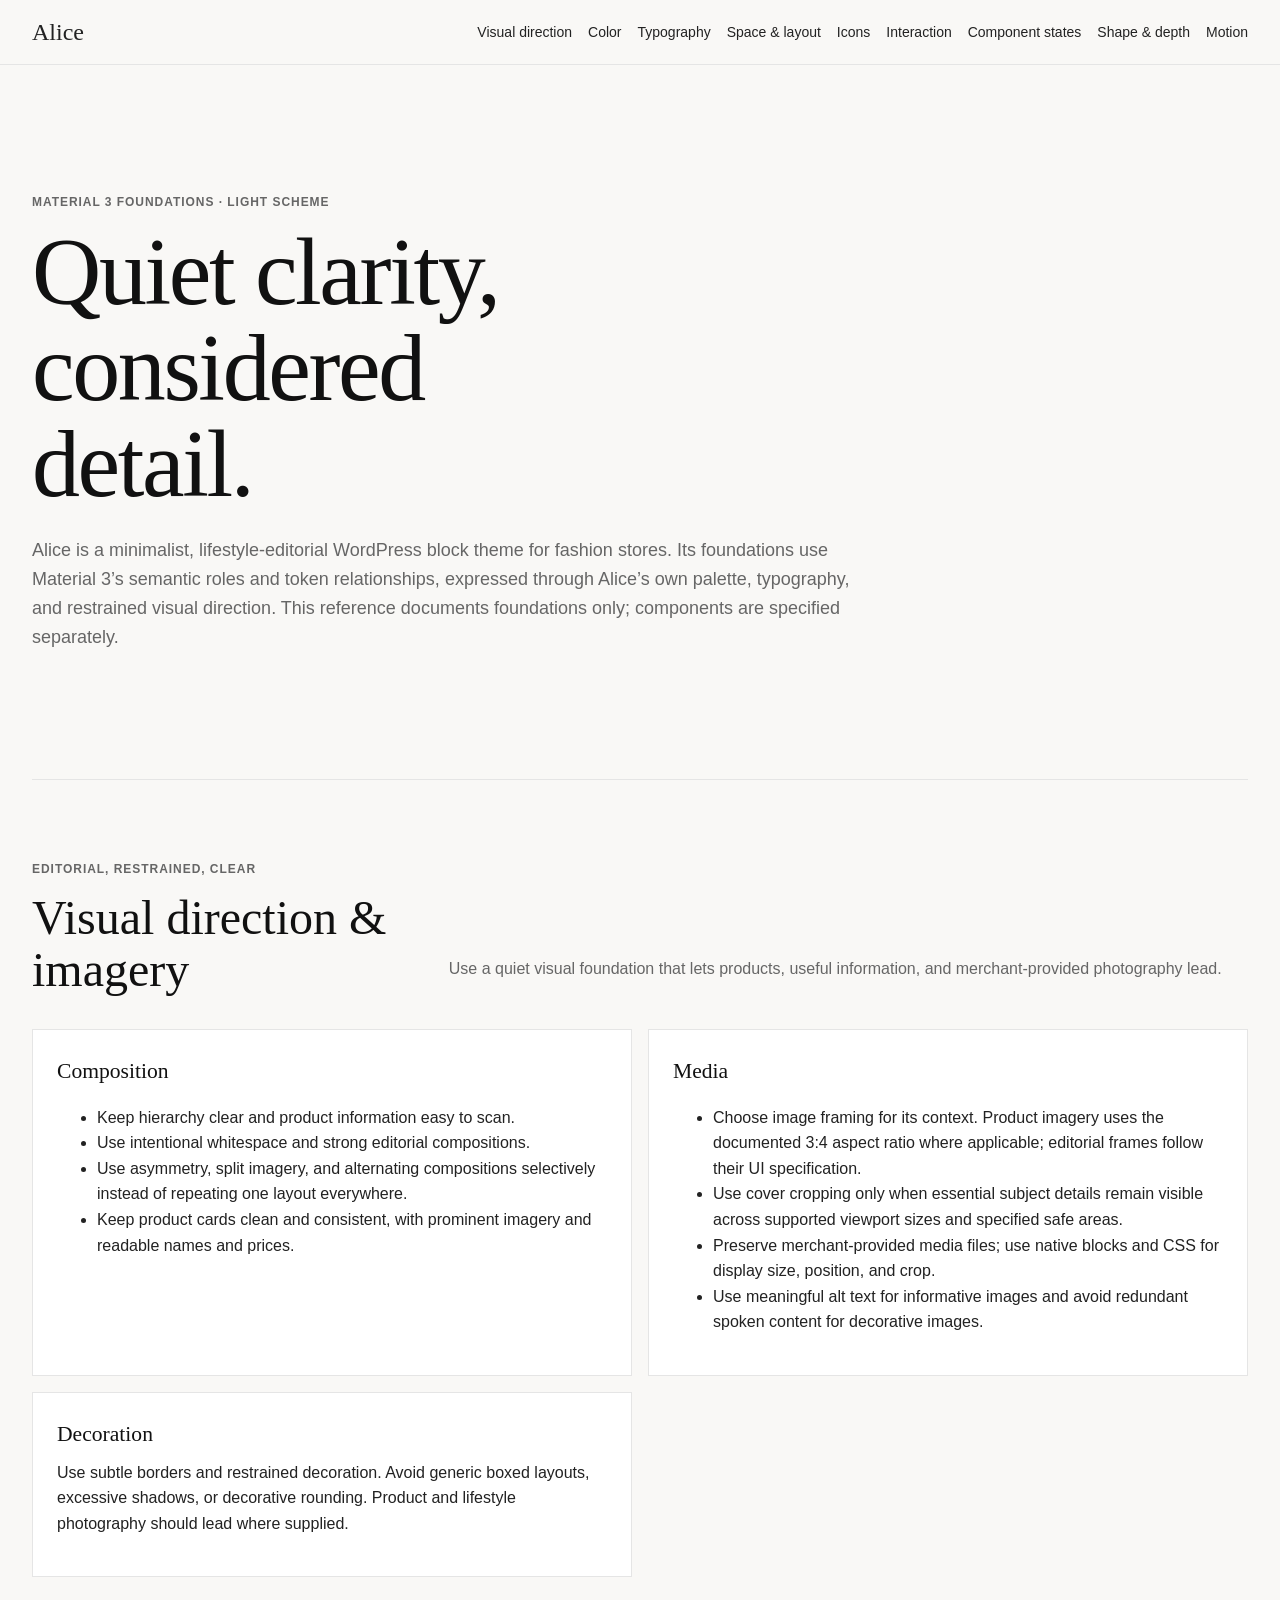
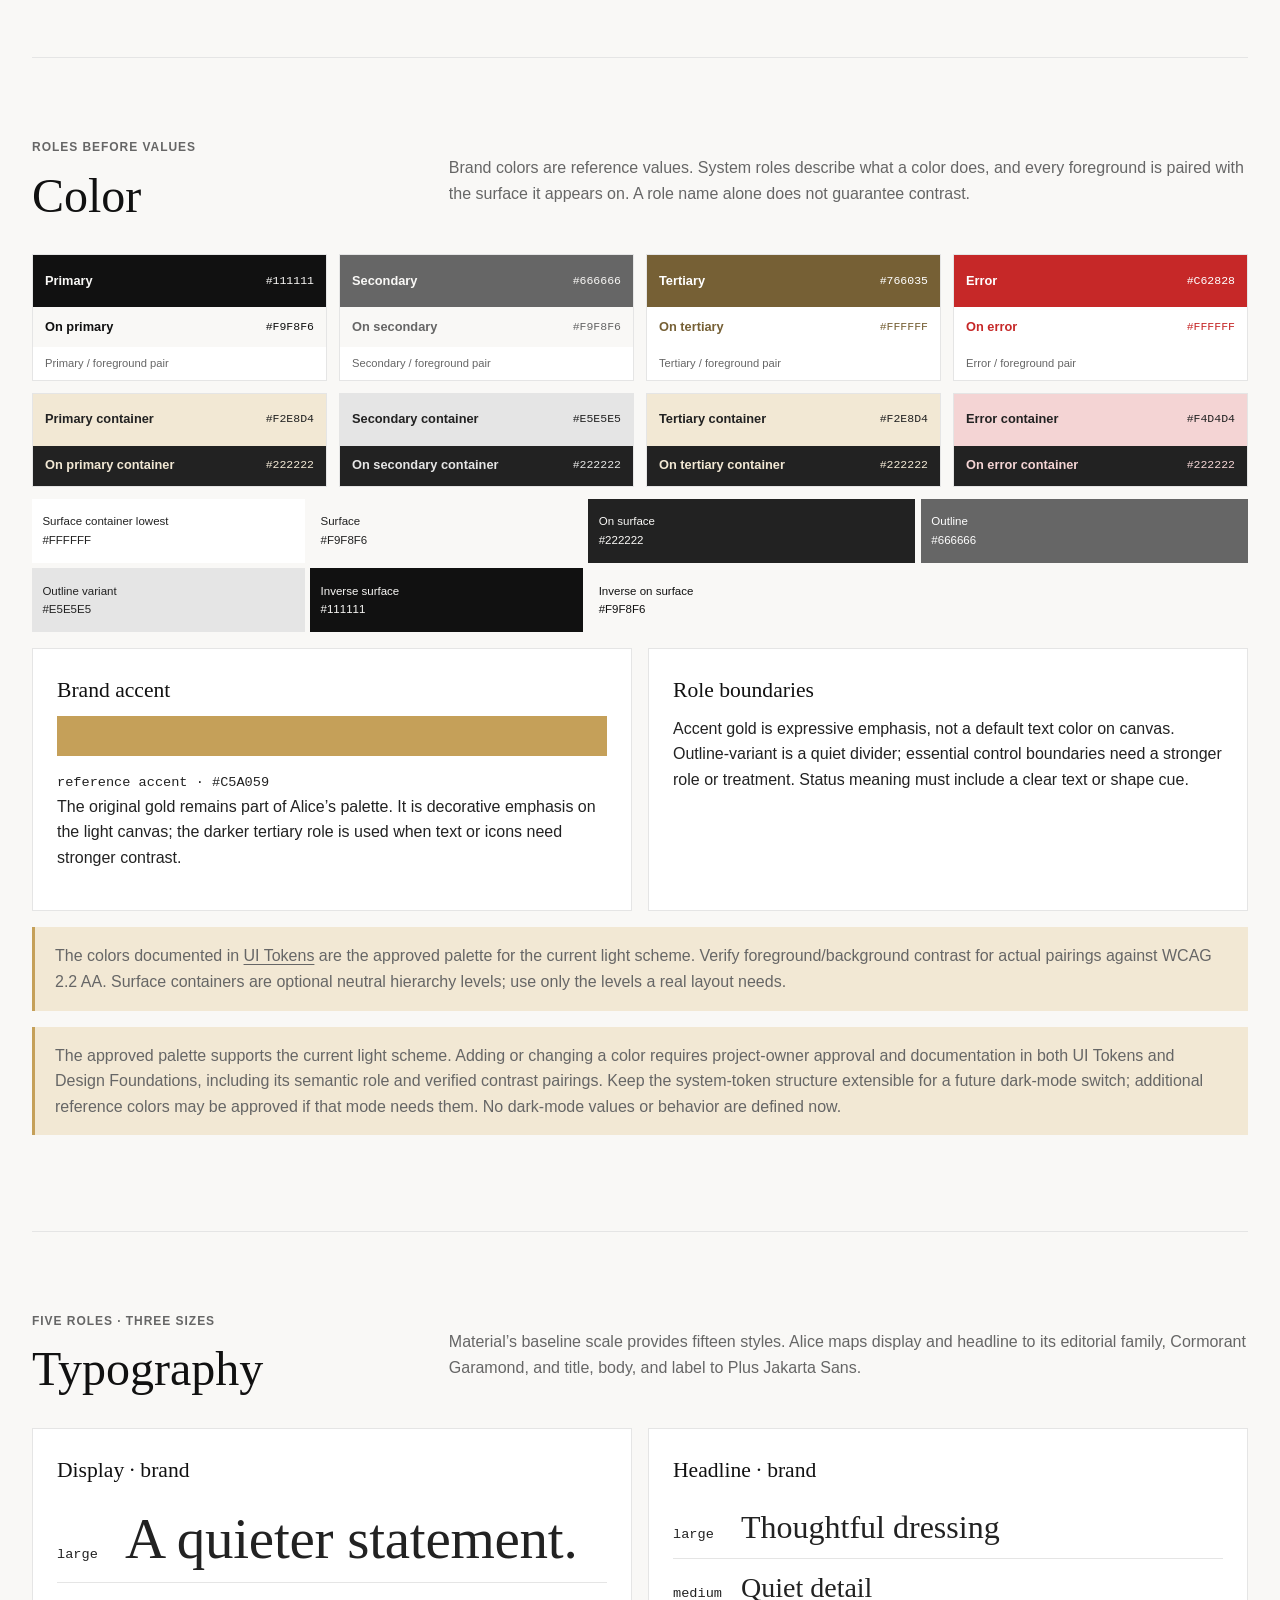
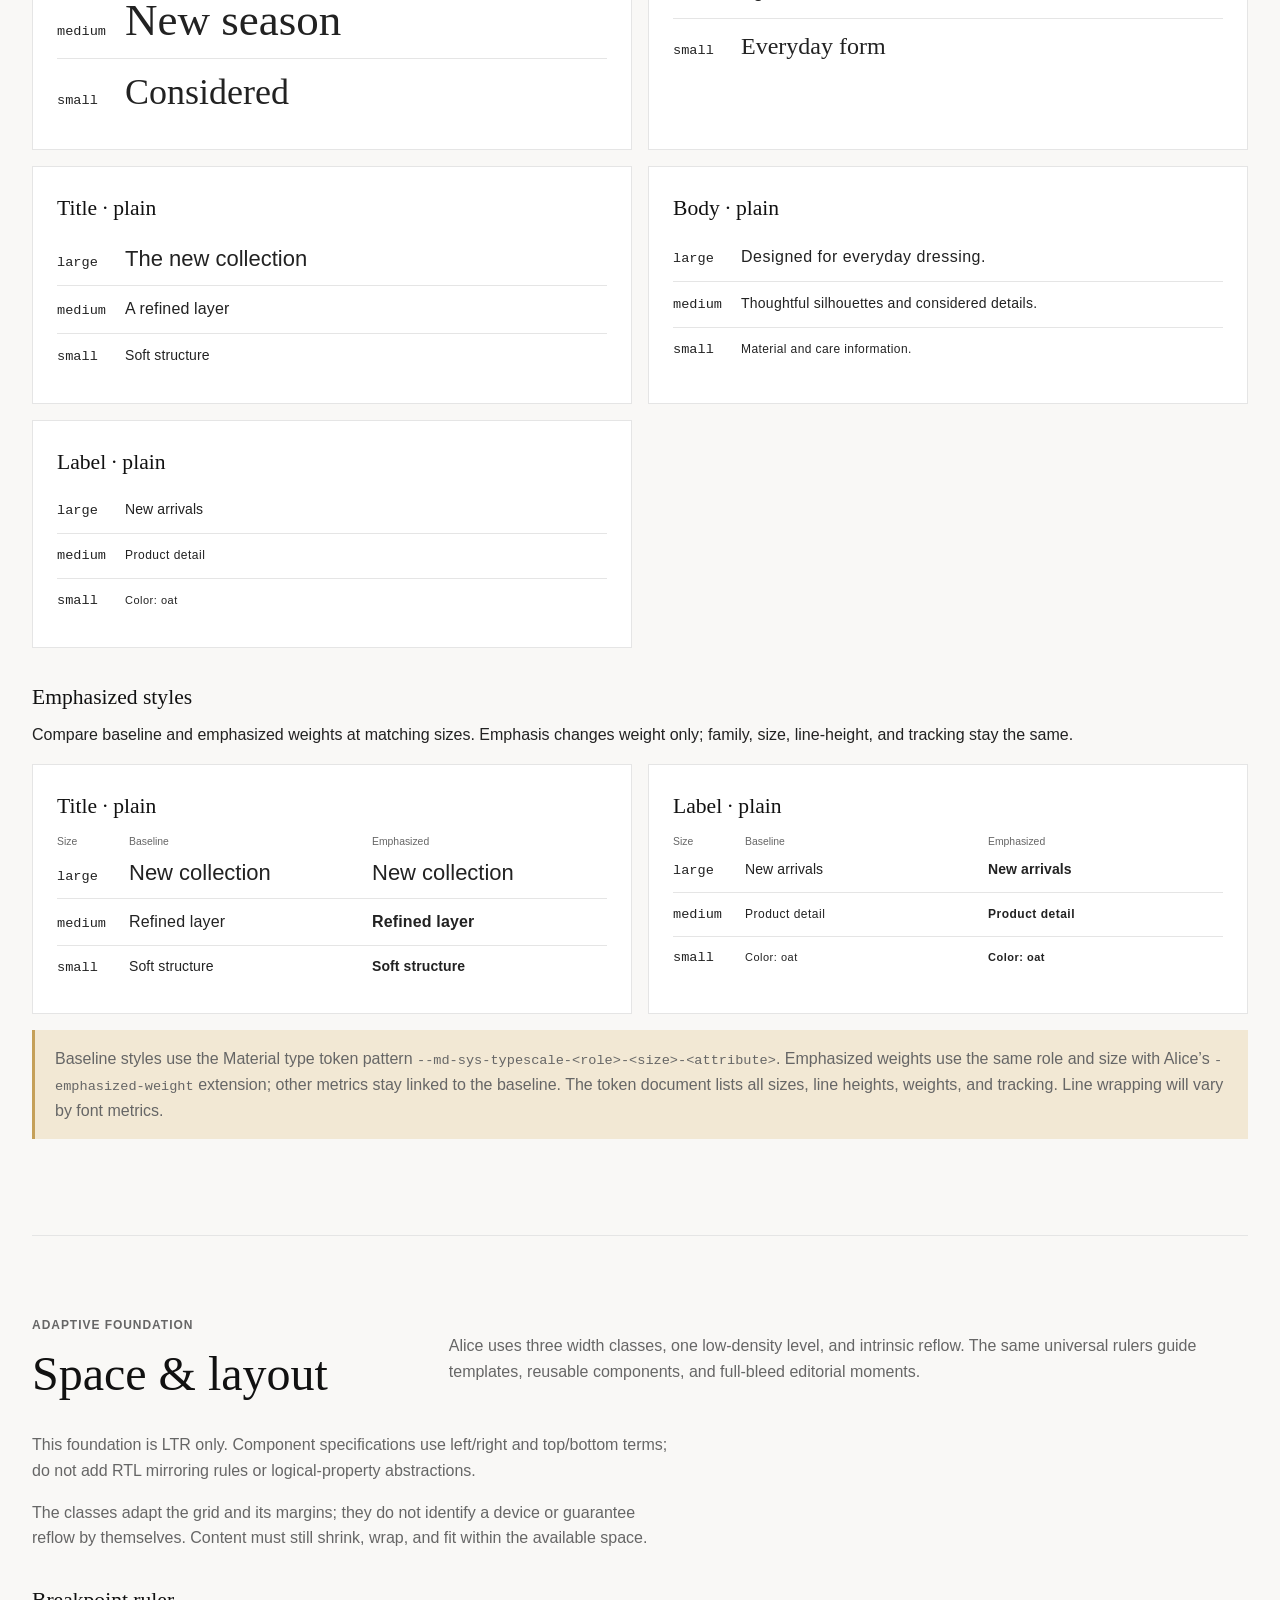
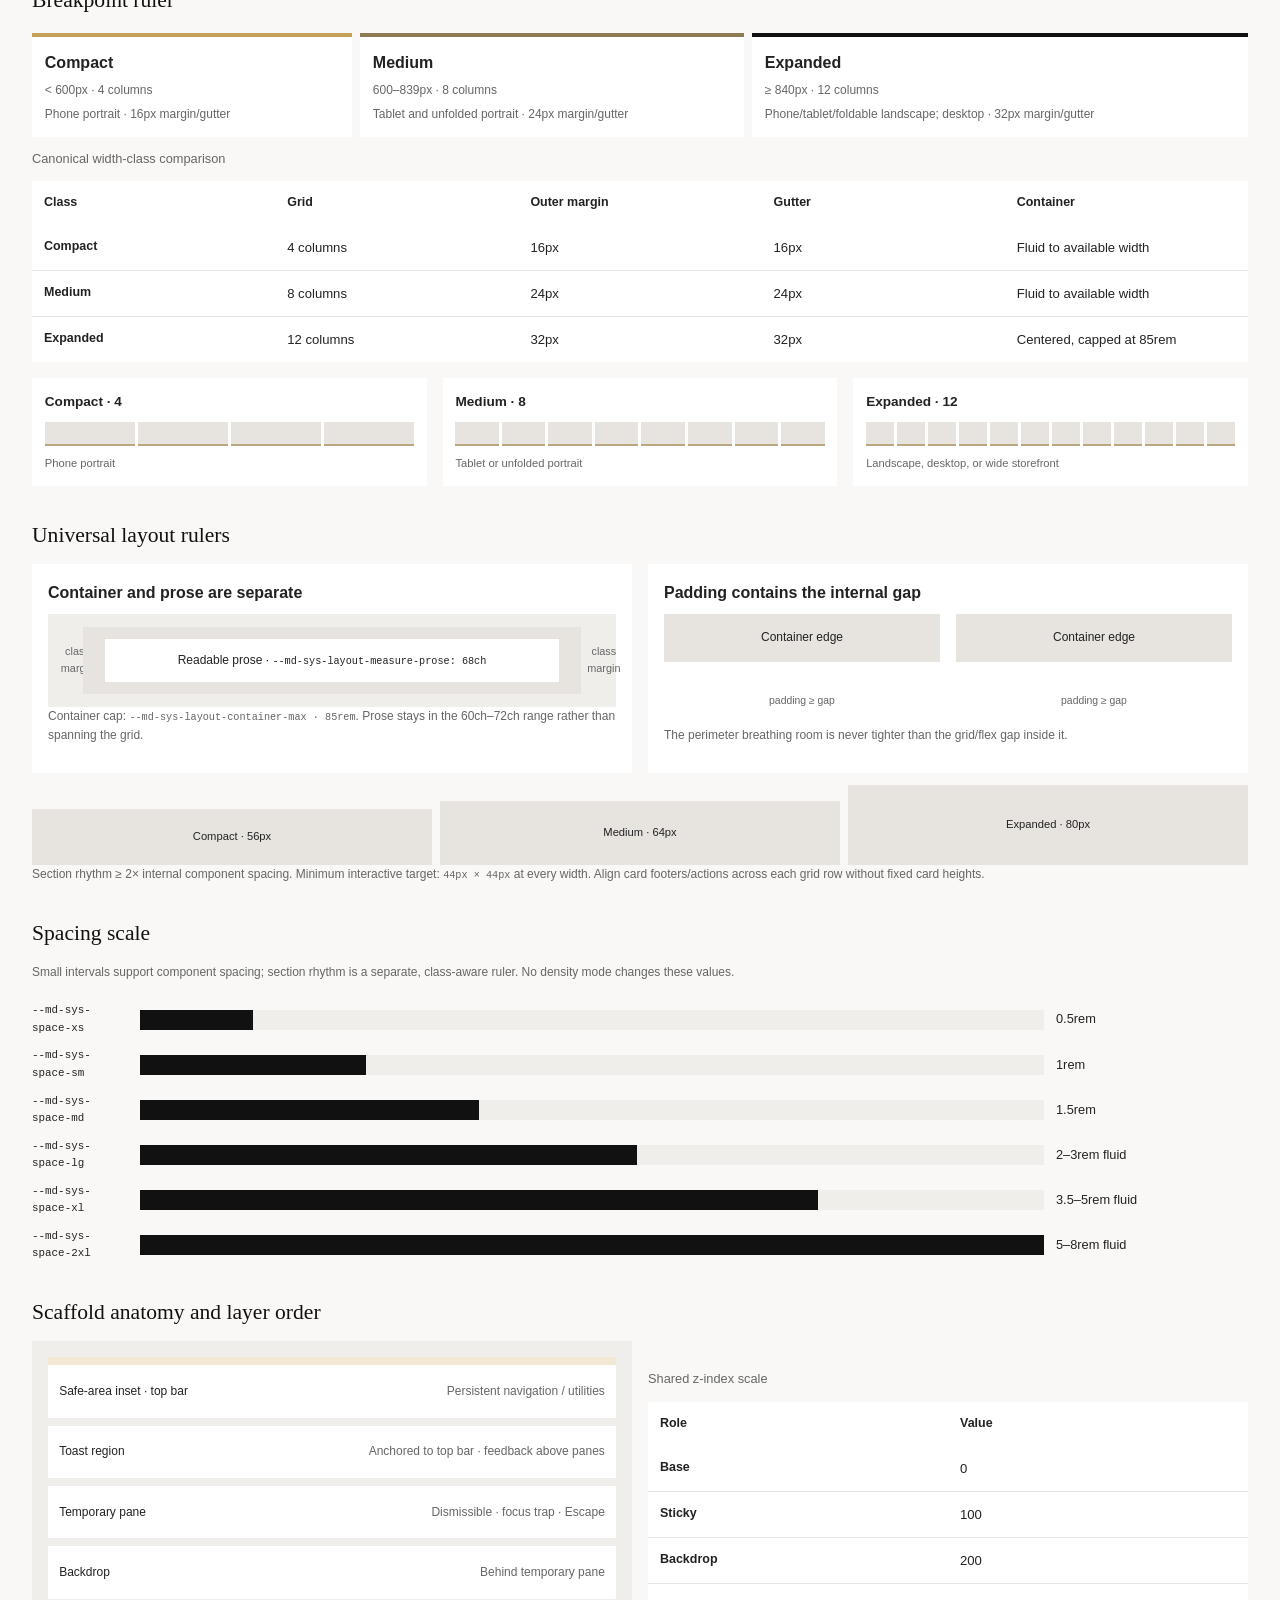
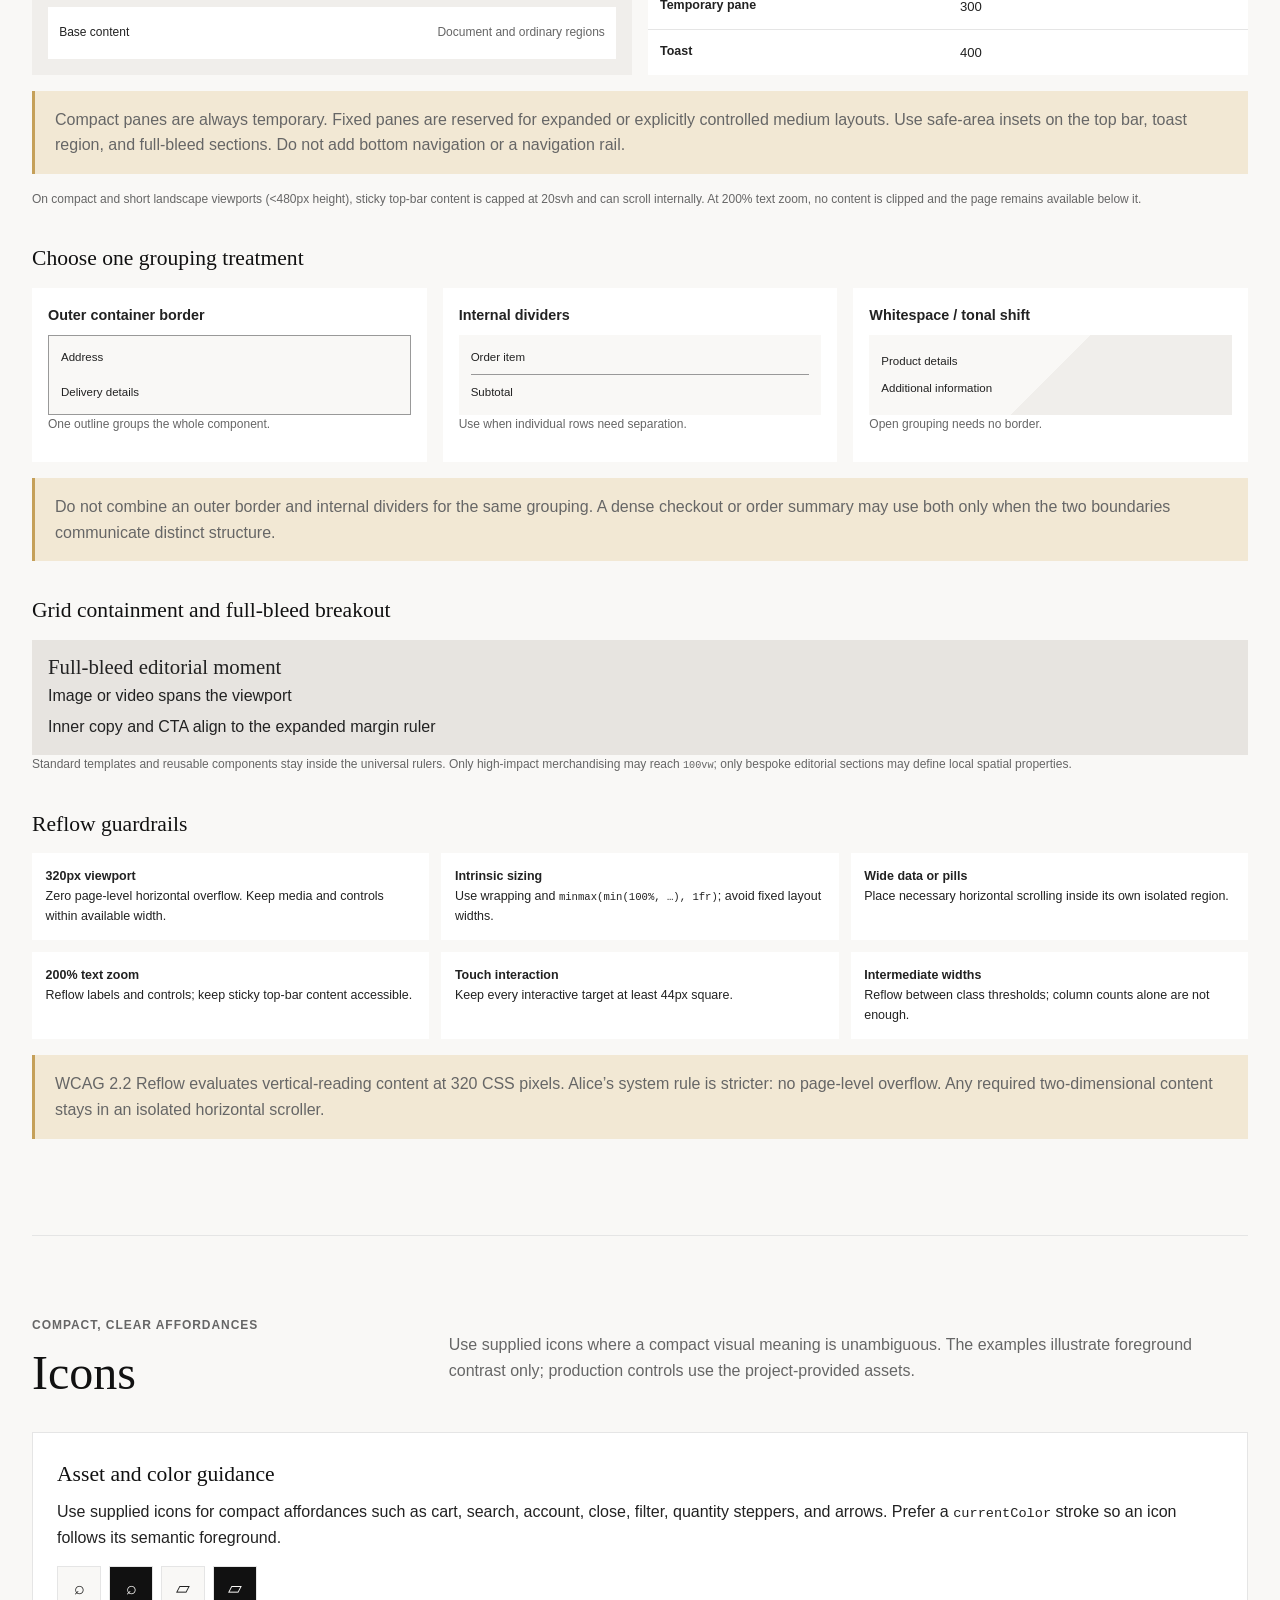
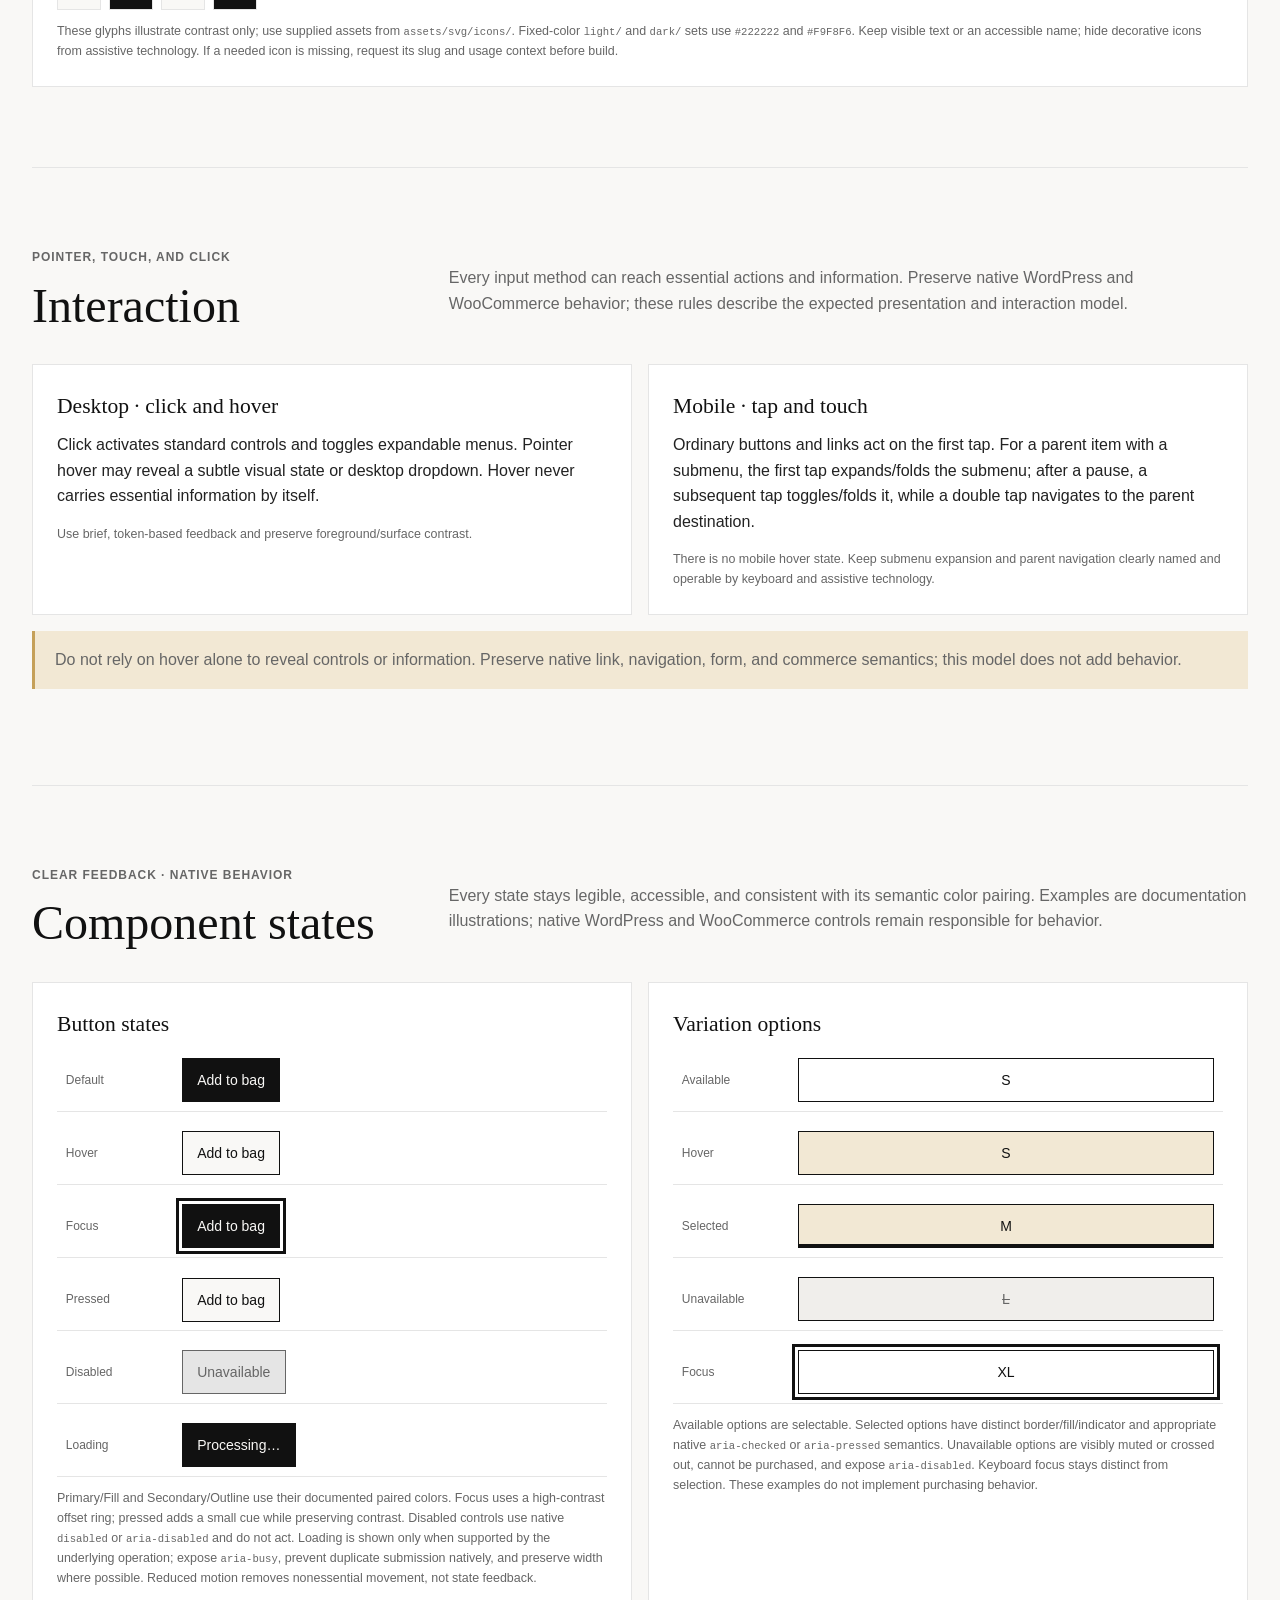
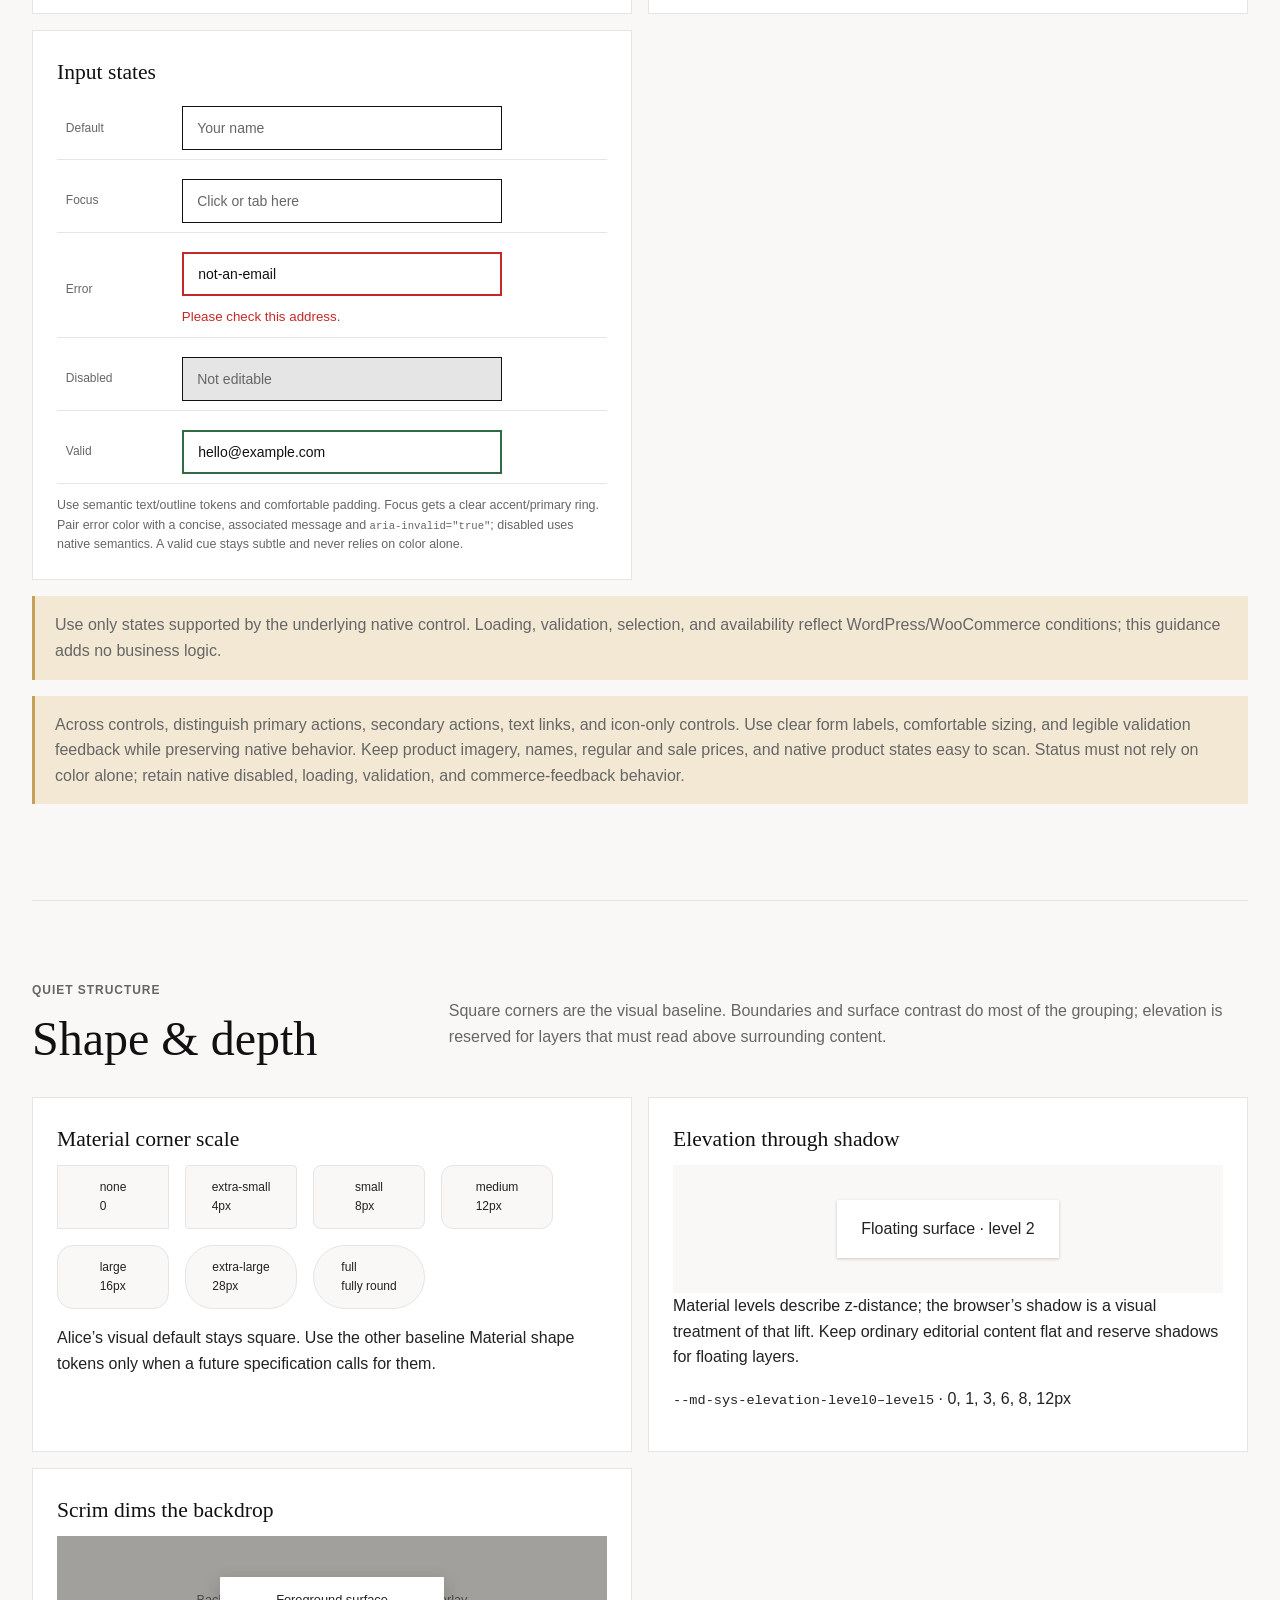
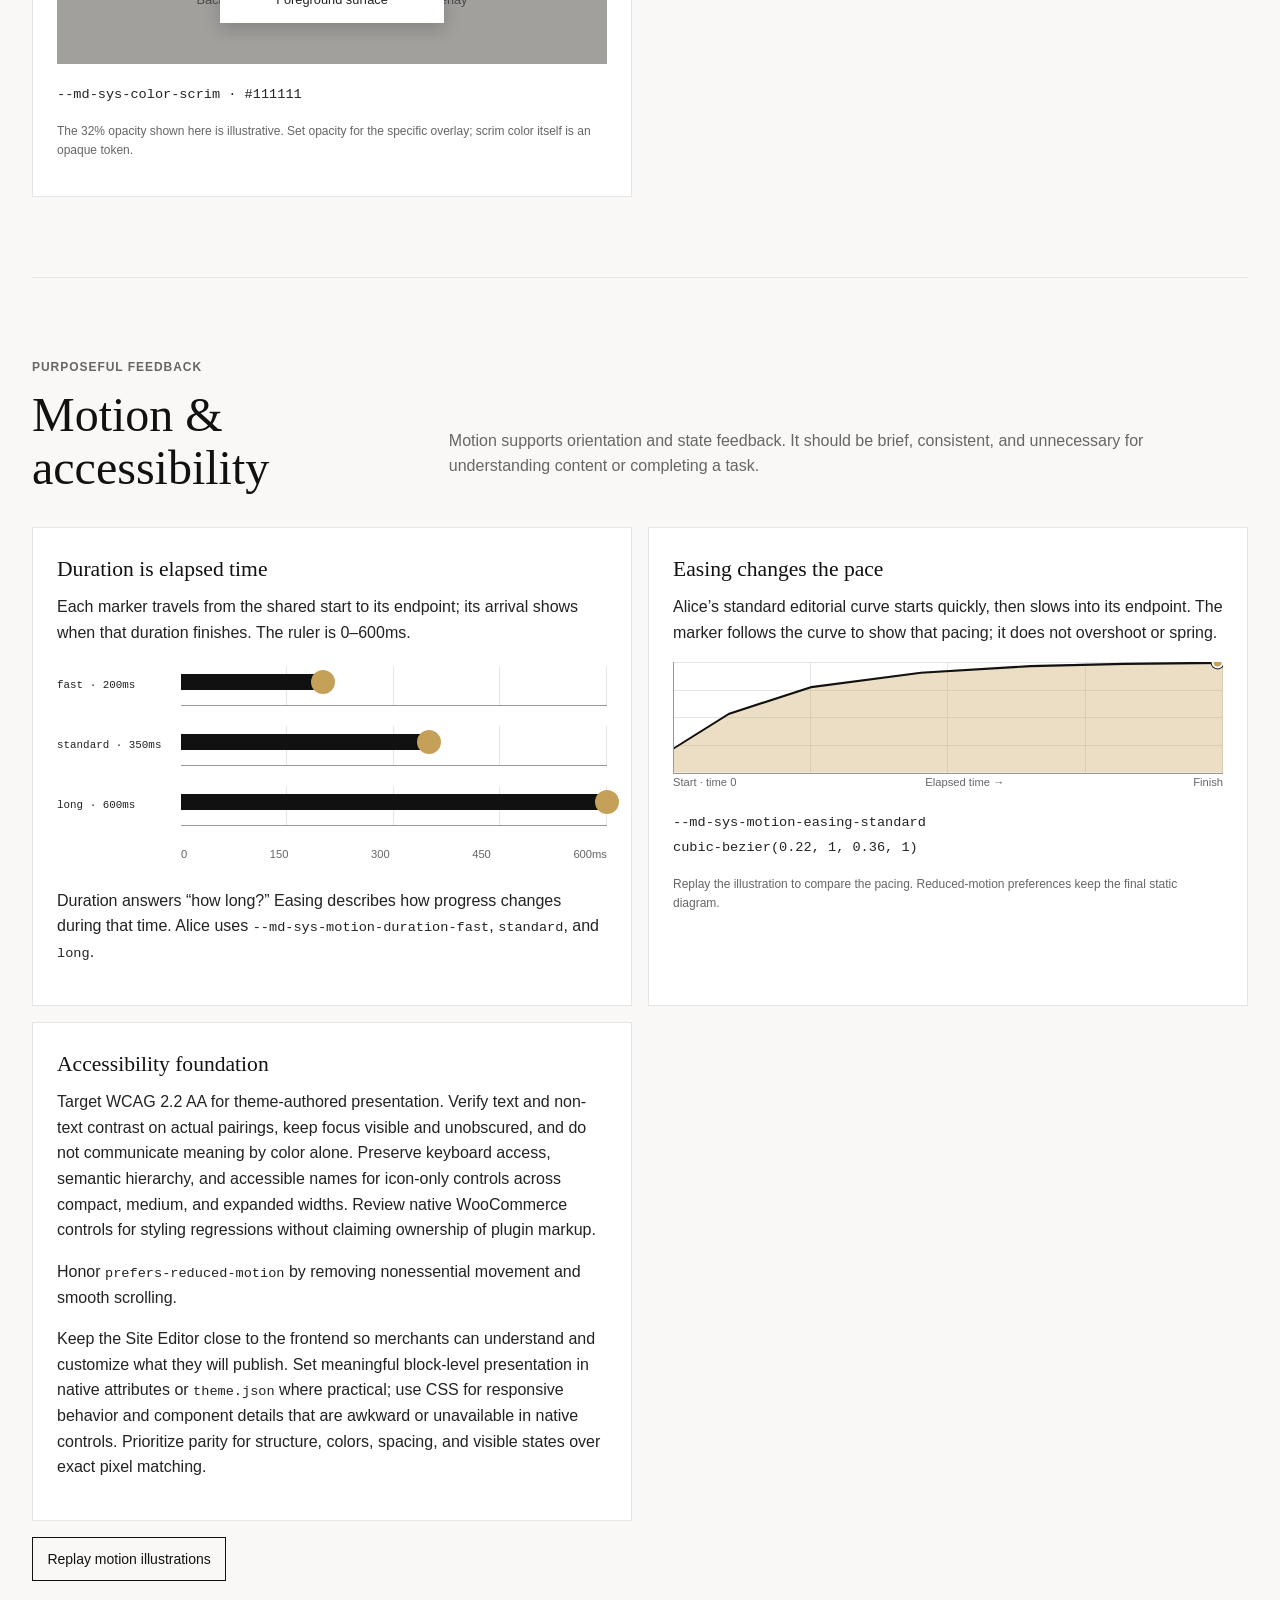
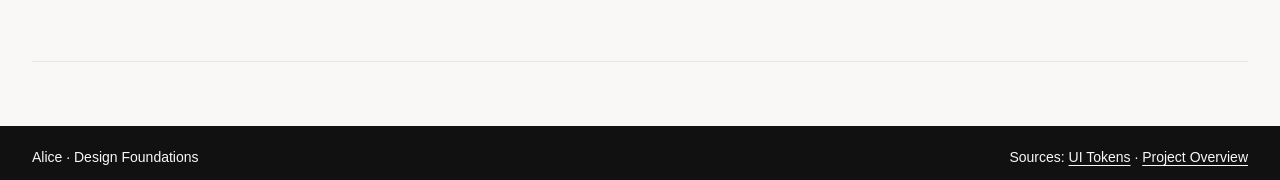
<file: docs/frontend/design-system-reference.html>
<!doctype html>
<html lang="en">
<head>
  <meta charset="utf-8">
  <meta name="viewport" content="width=device-width, initial-scale=1">
  <meta name="description" content="Alice's Material 3 design foundations for color, typography, shape, space, depth, and motion.">
  <title>Alice — Design Foundations</title>
  <style>
    :root {
      color-scheme: light;
      --canvas: #F9F8F6; --ink: #222222; --strong: #111111; --muted: #666666;
      --accent: #C5A059; --accent-soft: #F2E8D4; --line: #E5E5E5;
      --success: #2F6B45; --error: #C62828;
      --serif: "Cormorant Garamond", Georgia, serif;
      --sans: "Plus Jakarta Sans", -apple-system, BlinkMacSystemFont, sans-serif;
      --layout-margin: 16px; --content-max: 85rem;
      font-family: var(--sans); color: var(--ink); background: var(--canvas);
    }
    * { box-sizing: border-box; }
    body { margin: 0; font-size: 1rem; line-height: 1.6; }
    a { color: inherit; text-underline-offset: .2em; }
    a:focus-visible { outline: 3px solid var(--strong); outline-offset: 4px; }
    .wrap { width: min(calc(100% - 2 * var(--layout-margin)), var(--content-max)); margin-left: auto; margin-right: auto; }
    header, footer { padding-top: 1.25rem; padding-bottom: 1.25rem; }
    header { border-bottom: 1px solid var(--line); }
    header .wrap, footer .wrap { display: flex; justify-content: space-between; align-items: center; gap: 1rem; }
    .brand { font: 500 1.5rem/1 var(--serif); }
    nav { display: flex; flex-wrap: wrap; gap: 1rem; font-size: .875rem; }
    nav a { text-decoration: none; }
    main { padding-bottom: 4rem; }
    .hero { padding-top: clamp(4rem, 10vw, 8rem); padding-bottom: clamp(4rem, 10vw, 8rem); border-bottom: 1px solid var(--line); }
    .eyebrow { margin: 0 0 .75rem; color: var(--muted); font-size: .75rem; font-weight: 600; letter-spacing: .08em; text-transform: uppercase; }
    h1, h2, h3 { color: var(--strong); font-family: var(--serif); font-weight: 400; }
    h1 { max-width: 13ch; margin: 0; font-size: clamp(3rem, 8vw, 6rem); line-height: 1; letter-spacing: -.025em; }
    .hero p:last-child { max-width: 52rem; margin: 1.5rem 0 0; color: var(--muted); font-size: 1.125rem; }
    section { padding-top: clamp(3rem, 7vw, 5rem); padding-bottom: clamp(3rem, 7vw, 5rem); border-bottom: 1px solid var(--line); scroll-margin-top: 1rem; }
    .section-head { display: grid; grid-template-columns: minmax(0, .65fr) minmax(0, 1.35fr); gap: 2rem; align-items: end; margin-bottom: 2rem; }
    h2 { margin: 0; font-size: clamp(2rem, 4vw, 3rem); line-height: 1.1; }
    h3 { margin: 0 0 .5rem; font-size: 1.35rem; }
    p { margin-top: 0; }
    .section-head > p, .note { color: var(--muted); }
    .grid { display: grid; grid-template-columns: repeat(2, minmax(0, 1fr)); gap: 1rem; }
    .card { padding: clamp(1rem, 3vw, 1.5rem); border: 1px solid var(--line); background: #fff; }
    .swatches { display: grid; grid-template-columns: repeat(4, minmax(0, 1fr)); gap: .75rem; }
    .swatch { overflow: hidden; border: 1px solid var(--line); background: white; }
    .chip { height: 5rem; background: var(--swatch); }
    .swatch p { margin: 0; padding: .65rem; font-size: .75rem; }
    .role-grid { display: grid; grid-template-columns: repeat(4, minmax(0, 1fr)); gap: .75rem; }
    .role-pair { overflow: hidden; border: 1px solid var(--line); background: white; }
    .role-fill, .role-on { min-height: 3.25rem; display: flex; align-items: center; justify-content: space-between; gap: .5rem; padding: .6rem .75rem; font-size: .8rem; }
    .role-fill { background: var(--fill); color: var(--fill-ink); }
    .role-on { min-height: 2.5rem; background: var(--on-fill); color: var(--on-ink); }
    .role-fill code, .role-on code { font-size: .72rem; }
    .role-caption { display: flex; justify-content: space-between; gap: .5rem; padding: .45rem .75rem; color: var(--muted); font-size: .7rem; }
    .neutral-roles { display: grid; grid-template-columns: 1fr 1fr 1.2fr 1.2fr; gap: .35rem; margin-top: .75rem; }
    .neutral-role { min-height: 4rem; display: flex; align-items: center; padding: .65rem; font-size: .72rem; }
    .scale-illustration { display: grid; gap: .65rem; margin-top: 1.25rem; margin-bottom: 1.25rem; }
    .space-bar-row { display: grid; grid-template-columns: 6rem minmax(0, 1fr) 12rem; align-items: center; gap: .75rem; font-size: .8rem; }
    .space-track { height: 1.25rem; background: #F0EEEB; }
    .space-bar { width: var(--bar); height: 100%; background: var(--strong); }
    .space-lede { max-width: 72ch; color: var(--muted); }
    .space-block { margin-top: 2rem; }
    .space-block h3 { margin-bottom: .75rem; }
    .space-table { width: 100%; border-collapse: collapse; table-layout: fixed; background: #fff; }
    .space-table caption { padding: .75rem 0; color: var(--muted); font-size: .8rem; text-align: left; }
    .space-table th, .space-table td { padding: .75rem; border-bottom: 1px solid var(--line); text-align: left; vertical-align: top; overflow-wrap: anywhere; }
    .space-table th { font-size: .78rem; }
    .space-table td { font-size: .82rem; }
    .space-table tr:last-child > * { border-bottom: 0; }
    .ruler-bands { display: grid; grid-template-columns: minmax(0, 1fr) minmax(0, 1.2fr) minmax(0, 1.55fr); gap: .5rem; margin-top: 1rem; }
    .ruler-band { min-width: 0; padding: .8rem; background: #fff; border-top: 4px solid var(--accent); }
    .ruler-band:nth-child(2) { border-color: #8E7A53; }
    .ruler-band:nth-child(3) { border-color: var(--strong); }
    .ruler-band strong, .ruler-band span { display: block; }
    .ruler-band span { margin-top: .3rem; color: var(--muted); font-size: .75rem; overflow-wrap: anywhere; }
    .grid-boards { display: grid; grid-template-columns: repeat(3, minmax(0, 1fr)); gap: 1rem; margin-top: 1rem; }
    .grid-board { min-width: 0; padding: .8rem; background: #fff; }
    .grid-board h4 { margin: 0 0 .6rem; font-size: .85rem; }
    .grid-cells { display: grid; gap: 3px; }
    .grid-board.compact .grid-cells { grid-template-columns: repeat(4, minmax(0, 1fr)); }
    .grid-board.medium .grid-cells { grid-template-columns: repeat(8, minmax(0, 1fr)); }
    .grid-board.expanded .grid-cells { grid-template-columns: repeat(12, minmax(0, 1fr)); }
    .grid-cell { min-width: 0; height: 1.5rem; background: #E7E4E0; border-bottom: 2px solid #B8A77F; }
    .grid-board p { margin: .55rem 0 0; color: var(--muted); font-size: .7rem; }
    .container-diagram { display: grid; grid-template-columns: minmax(1rem, 1fr) minmax(0, 85rem) minmax(1rem, 1fr); gap: .4rem; padding: .8rem; background: #F0EEEB; }
    .container-margin { display: grid; place-items: center; color: var(--muted); font-size: .68rem; text-align: center; }
    .container-inner { min-width: 0; padding: .75rem; background: #E7E4E0; }
    .container-prose { width: min(100%, 68ch); margin: 0 auto; padding: .75rem; background: #fff; font-size: .75rem; text-align: center; }
    .ruler-compare { display: grid; grid-template-columns: minmax(0, 1fr) minmax(0, 1fr); gap: 1rem; }
    .ruler-card { min-width: 0; padding: 1rem; background: #fff; }
    .ruler-card > strong { display: block; margin-bottom: .5rem; }
    .gap-demo { display: grid; grid-template-columns: minmax(0, 1fr) minmax(0, 1fr); gap: 1rem; align-items: center; }
    .gap-demo > span { display: grid; min-height: 3rem; place-items: center; padding: .5rem; background: #E7E4E0; font-size: .75rem; text-align: center; }
    .gap-space { min-height: 3rem; display: grid; place-items: center; color: var(--muted); font-size: .65rem; }
    .section-rhythm { display: grid; grid-template-columns: repeat(3, minmax(0, 1fr)); gap: .5rem; align-items: end; margin-top: .75rem; }
    .section-rhythm span { display: grid; place-items: center; min-height: var(--rhythm); background: #E7E4E0; font-size: .7rem; text-align: center; }
    .shell-diagram { display: grid; gap: .5rem; padding: 1rem; background: #F0EEEB; }
    .shell-row { display: flex; min-width: 0; align-items: center; justify-content: space-between; gap: .75rem; padding: .7rem; background: #fff; font-size: .75rem; }
    .shell-row span:last-child { color: var(--muted); text-align: right; }
    .shell-top { border-top: 8px solid var(--accent-soft); }
    .shell-layers { margin-top: 1rem; }
    .boundary-choices { display: grid; grid-template-columns: repeat(3, minmax(0, 1fr)); gap: 1rem; }
    .boundary-choice { min-width: 0; padding: 1rem; background: #fff; }
    .boundary-choice h4 { margin: 0 0 .5rem; font-size: .9rem; }
    .boundary-sample { min-height: 5rem; display: grid; gap: .5rem; align-content: center; padding: .75rem; background: #F9F8F6; font-size: .72rem; }
    .boundary-sample.outer { border: 1px solid #999; }
    .boundary-sample.outer span + span { padding-top: .5rem; border-top: 0; }
    .boundary-sample.dividers span + span { padding-top: .5rem; border-top: 1px solid #999; }
    .boundary-sample.open { background: linear-gradient(135deg, #F9F8F6 0 50%, #F0EEEB 50% 100%); }
    .breakout-diagram { display: grid; grid-template-columns: minmax(0, 1fr) minmax(0, min(100%, 85rem)) minmax(0, 1fr); min-height: 7rem; background: #DCD7CF; }
    .breakout-inner { display: grid; align-content: center; gap: .3rem; padding: 1rem; background: #E7E4E0; }
    .breakout-inner strong { font: 400 1.3rem/1.1 var(--serif); }
    .reflow-list { display: grid; grid-template-columns: repeat(3, minmax(0, 1fr)); gap: .75rem; }
    .reflow-item { min-width: 0; padding: .85rem; background: #fff; font-size: .78rem; }
    .motion-demo { display: grid; gap: 1.25rem; margin-top: 1.25rem; margin-bottom: 1.25rem; }
    .motion-lane { display: grid; grid-template-columns: 7rem 1fr; align-items: center; gap: .75rem; font-size: .8rem; }
    .time-track { position: relative; height: 2.5rem; border-bottom: 1px solid #999; background: repeating-linear-gradient(90deg, transparent 0 calc(25% - 1px), #E5E5E5 calc(25% - 1px) 25%); }
    .time-bar { position: absolute; top: .5rem; left: 0; width: var(--time); height: 1rem; background: var(--strong); }
    .time-end { position: absolute; top: .25rem; left: var(--time); width: 1.5rem; height: 1.5rem; border-radius: 50%; background: var(--accent); transform: translateX(-50%); }
    .motion-visual.is-playing .time-bar { animation: duration-grow var(--duration) cubic-bezier(.22, 1, .36, 1) both; }
    .motion-visual.is-playing .time-end { animation: duration-marker var(--duration) cubic-bezier(.22, 1, .36, 1) both; }
    @keyframes duration-grow { from { width: 0; } to { width: var(--time); } }
    @keyframes duration-marker { from { left: 0; } to { left: var(--time); } }
    .time-scale { display: flex; justify-content: space-between; padding-left: 7.75rem; color: var(--muted); font-size: .7rem; }
    .ease-steps { display: flex; align-items: center; gap: .35rem; margin-top: .75rem; }
    .ease-step { height: .85rem; flex: 1; background: var(--strong); }
    .ease-step:nth-child(1) { opacity: .24; }
    .ease-step:nth-child(2) { opacity: .42; }
    .ease-step:nth-child(3) { opacity: .58; }
    .ease-step:nth-child(4) { opacity: .72; }
    .ease-step:nth-child(5) { opacity: .84; }
    .ease-step:nth-child(6) { opacity: .93; }
    .ease-step:nth-child(7) { opacity: 1; }
    .ease-labels { display: flex; justify-content: space-between; color: var(--muted); font-size: .7rem; }
    .ease-plot { position: relative; height: 7rem; overflow: hidden; border-left: 1px solid #999; border-bottom: 1px solid #999; background: repeating-linear-gradient(0deg, transparent 0 calc(25% - 1px), #E5E5E5 calc(25% - 1px) 25%), repeating-linear-gradient(90deg, transparent 0 calc(25% - 1px), #E5E5E5 calc(25% - 1px) 25%); }
    .ease-plot::after { position: absolute; inset: 0; background: rgb(197 160 89 / .35); clip-path: polygon(0 100%, 0 77%, 10% 46%, 25% 22%, 45% 9%, 65% 3%, 82% 1%, 100% 0, 100% 100%); content: ""; }
    .ease-line { position: absolute; z-index: 1; inset: 0; background: var(--strong); clip-path: polygon(0 77%, 10% 46%, 25% 22%, 45% 9%, 65% 3%, 82% 1%, 100% 0, 100% 2%, 82% 3%, 65% 5%, 45% 11%, 25% 24%, 10% 48%, 0 79%); }
    .ease-dot { position: absolute; z-index: 2; bottom: 100%; left: 99%; width: .8rem; height: .8rem; border: 2px solid white; border-radius: 50%; background: var(--accent); box-shadow: 0 0 0 1px var(--strong); transform: translate(-50%, 50%); }
    .motion-visual.is-playing .ease-dot { animation: trace-easing 1400ms linear both; }
    @keyframes trace-easing {
      0% { left: 1%; bottom: 1%; }
      10% { left: 7%; bottom: 27%; }
      25% { left: 19%; bottom: 58%; }
      45% { left: 39%; bottom: 83%; }
      65% { left: 58%; bottom: 96%; }
      82% { left: 68%; bottom: 99%; }
      100% { left: 99%; bottom: 100%; }
    }
    .motion-replay { min-height: 2.75rem; margin-top: 1rem; padding: .5rem .9rem; border: 1px solid var(--strong); background: var(--canvas); color: var(--strong); font: 500 .875rem/1.3 var(--sans); cursor: pointer; }
    .motion-replay:hover { background: var(--strong); color: var(--canvas); }
    .motion-replay:focus-visible { outline: 3px solid var(--strong); outline-offset: 3px; }
    .ease-axis { display: flex; justify-content: space-between; color: var(--muted); font-size: .7rem; }
    .interaction-grid { display: grid; grid-template-columns: repeat(2, minmax(0, 1fr)); gap: 1rem; }
    .state-list { display: grid; gap: .65rem; }
    .state-row { display: grid; grid-template-columns: 6.5rem minmax(0, 1fr); align-items: center; gap: .75rem; padding: .55rem; border-bottom: 1px solid var(--line); }
    .state-name { color: var(--muted); font-size: .75rem; }
    .demo-button, .demo-option, .demo-input { min-height: 2.75rem; display: inline-flex; align-items: center; justify-content: center; gap: .5rem; padding: .5rem .9rem; border: 1px solid var(--strong); border-radius: 0; background: var(--strong); color: var(--canvas); font: 500 .875rem/1.3 var(--sans); }
    .demo-button { justify-self: start; cursor: pointer; }
    .demo-button.pressed, .demo-button.loading { cursor: auto; }
    .demo-button.hover, .demo-button.pressed { background: var(--canvas); color: var(--strong); }
    .demo-button.pressed { transform: translateY(1px); }
    .demo-button:focus-visible, .demo-option:focus-visible, .demo-input:focus-visible { outline: 3px solid var(--strong); outline-offset: 3px; }
    .demo-button.disabled { border-color: #666; background: #E5E5E5; color: #666; cursor: not-allowed; }
    .demo-option { min-width: 2.75rem; background: white; color: var(--strong); }
    .demo-option.hover { background: #F2E8D4; }
    .demo-option.selected { border-color: var(--strong); background: #F2E8D4; box-shadow: inset 0 -3px 0 var(--strong); }
    .demo-option.unavailable { color: #666; background: #F0EEEB; text-decoration: line-through; }
    .demo-input { width: min(100%, 20rem); justify-content: flex-start; background: white; color: var(--strong); }
    input.demo-input { display: block; }
    .demo-input::placeholder { color: #666; opacity: 1; }
    .demo-input.error { border: 2px solid var(--error); }
    .demo-input.valid { border: 2px solid var(--success); }
    .input-demo { width: min(100%, 20rem); }
    .input-demo small { display: block; margin-top: .65rem; color: var(--error); }
    .icon-sample { display: inline-flex; align-items: center; justify-content: center; min-width: 2.75rem; min-height: 2.75rem; border: 1px solid var(--line); background: var(--strong); color: var(--canvas); font-size: 1.1rem; }
    .icon-sample.light { background: var(--canvas); color: var(--ink); }
    .icon-strip { display: flex; flex-wrap: wrap; gap: .5rem; }
    .interaction-note { margin: .75rem 0 0; color: var(--muted); font-size: .78rem; }
    .small { color: var(--muted); font-size: .75rem; }
    code { font-family: ui-monospace, Consolas, monospace; font-size: .85em; overflow-wrap: anywhere; }
    .note { margin-top: 1rem; padding: 1rem 1.25rem; border-left: 3px solid var(--accent); background: var(--accent-soft); }
    .type-grid { display: grid; grid-template-columns: repeat(2, minmax(0, 1fr)); gap: 1rem; }
    .type-role { min-width: 0; }
    .type-sample { display: grid; grid-template-columns: 3.5rem minmax(0, 1fr); gap: .75rem; align-items: baseline; padding-top: .7rem; padding-bottom: .7rem; border-bottom: 1px solid var(--line); }
    .type-sample:last-child { border: 0; }
    .type-label { color: var(--muted); font: 500 .7rem/1.2 var(--sans); }
    .type-example { min-width: 0; margin: 0; overflow-wrap: anywhere; }
    .display-large { font: 400 3.5625rem/4rem var(--serif); letter-spacing: -.015625rem; }
    .display-medium { font: 400 2.8125rem/3.25rem var(--serif); }
    .display-small { font: 400 2.25rem/2.75rem var(--serif); }
    .headline-large { font: 400 2rem/2.5rem var(--serif); }
    .headline-medium { font: 400 1.75rem/2.25rem var(--serif); }
    .headline-small { font: 400 1.5rem/2rem var(--serif); }
    .title-large { font: 400 1.375rem/1.75rem var(--sans); }
    .title-medium { font: 500 1rem/1.5rem var(--sans); letter-spacing: .009375rem; }
    .title-small { font: 500 .875rem/1.25rem var(--sans); letter-spacing: .00625rem; }
    .body-large { font: 400 1rem/1.5rem var(--sans); letter-spacing: .03125rem; }
    .body-medium { font: 400 .875rem/1.25rem var(--sans); letter-spacing: .015625rem; }
    .body-small { font: 400 .75rem/1rem var(--sans); letter-spacing: .025rem; }
    .label-large { font: 500 .875rem/1.25rem var(--sans); letter-spacing: .00625rem; }
    .label-medium { font: 500 .75rem/1rem var(--sans); letter-spacing: .03125rem; }
    .label-small { font: 500 .6875rem/1rem var(--sans); letter-spacing: .03125rem; }
    .emphasis-grid { display: grid; grid-template-columns: repeat(2, minmax(0, 1fr)); gap: 1rem; margin-top: 1rem; }
    .emphasis-role { min-width: 0; }
    .emphasis-row { display: grid; grid-template-columns: 4rem minmax(0, 1fr) minmax(0, 1fr); gap: .5rem; align-items: baseline; padding-top: .65rem; padding-bottom: .65rem; border-bottom: 1px solid var(--line); }
    .emphasis-row:last-child { border: 0; }
    .emphasis-sample { min-width: 0; margin: 0; overflow-wrap: anywhere; }
    .emphasis-head { display: grid; grid-template-columns: 4rem 1fr 1fr; gap: .5rem; margin-top: .8rem; color: var(--muted); font: 500 .65rem/1.2 var(--sans); }
    .scale { display: grid; gap: .5rem; }
    .scale div { display: flex; justify-content: space-between; gap: 1rem; padding-bottom: .5rem; border-bottom: 1px solid var(--line); }
    .radii { display: flex; flex-wrap: wrap; gap: 1rem; }
    .radius { width: 7rem; height: 4rem; display: grid; place-items: center; border: 1px solid var(--line); background: var(--canvas); font-size: .75rem; }
    .depth { min-height: 8rem; display: grid; place-items: center; background: var(--canvas); }
    .depth-card { padding: 1rem 1.5rem; background: white; box-shadow: 0 1px 3px rgb(17 17 17 / .2); }
    .scrim-stage { position: relative; min-height: 8rem; display: grid; place-items: center; overflow: hidden; background: #E7E4E0; }
    .scrim-backdrop { color: #666; text-align: center; font-size: .8rem; }
    .scrim-shade { position: absolute; inset: 0; background: rgb(17 17 17 / .32); }
    .scrim-foreground { position: absolute; z-index: 1; width: min(70%, 14rem); padding: .8rem; background: white; box-shadow: 0 6px 18px rgb(17 17 17 / .2); text-align: center; font-size: .8rem; }
    footer { color: var(--canvas); background: var(--strong); font-size: .875rem; }
    footer a { color: var(--canvas); }
    @media (min-width: 600px) { :root { --layout-margin: 24px; } }
    @media (min-width: 840px) { :root { --layout-margin: 32px; } }
    @media (max-width: 599px) {
      header .wrap, footer .wrap { align-items: flex-start; flex-direction: column; }
      .section-head, .grid { grid-template-columns: 1fr; }
      .swatches { grid-template-columns: repeat(2, minmax(0, 1fr)); }
      .role-grid { grid-template-columns: repeat(2, minmax(0, 1fr)); }
      .space-bar-row { grid-template-columns: 5rem minmax(0, 1fr); }
      .space-bar-row code { grid-column: 2; }
      .grid-boards, .boundary-choices, .reflow-list { grid-template-columns: 1fr; }
      .ruler-compare { grid-template-columns: 1fr; }
      .ruler-bands { grid-template-columns: 1fr; }
      .container-diagram { grid-template-columns: 1rem minmax(0, 1fr) 1rem; padding: .5rem; }
      .container-margin { font-size: .55rem; overflow-wrap: anywhere; }
      .shell-row { align-items: flex-start; flex-direction: column; gap: .2rem; }
      .shell-row span:last-child { text-align: left; }
      .motion-lane { grid-template-columns: 5rem 1fr; }
      .time-scale { padding-left: 5.75rem; }
      .type-grid { grid-template-columns: 1fr; }
      .emphasis-grid { grid-template-columns: 1fr; }
      .interaction-grid { grid-template-columns: 1fr; }
      .state-row { grid-template-columns: 5.5rem minmax(0, 1fr); }
    }
    @media (prefers-reduced-motion: reduce) { *, *::before, *::after { scroll-behavior: auto !important; transition-duration: .01ms !important; animation-duration: .01ms !important; } }
  </style>
</head>
<body>
  <header>
      <div class="wrap"><span class="brand">Alice</span><nav aria-label="Design foundations"><a href="#visual-direction">Visual direction</a><a href="#color">Color</a><a href="#type">Typography</a><a href="#space">Space & layout</a><a href="#icons">Icons</a><a href="#interaction">Interaction</a><a href="#component-states">Component states</a><a href="#shape">Shape & depth</a><a href="#motion">Motion</a></nav></div>
  </header>
  <main>
    <div class="wrap hero">
      <p class="eyebrow">Material 3 foundations · light scheme</p>
      <h1>Quiet clarity, considered detail.</h1>
      <p>Alice is a minimalist, lifestyle-editorial WordPress block theme for fashion stores. Its foundations use Material 3’s semantic roles and token relationships, expressed through Alice’s own palette, typography, and restrained visual direction. This reference documents foundations only; components are specified separately.</p>
    </div>
    <section class="wrap" id="visual-direction">
      <div class="section-head"><div><p class="eyebrow">Editorial, restrained, clear</p><h2>Visual direction & imagery</h2></div><p>Use a quiet visual foundation that lets products, useful information, and merchant-provided photography lead.</p></div>
      <div class="grid">
        <article class="card"><h3>Composition</h3><ul><li>Keep hierarchy clear and product information easy to scan.</li><li>Use intentional whitespace and strong editorial compositions.</li><li>Use asymmetry, split imagery, and alternating compositions selectively instead of repeating one layout everywhere.</li><li>Keep product cards clean and consistent, with prominent imagery and readable names and prices.</li></ul></article>
        <article class="card"><h3>Media</h3><ul><li>Choose image framing for its context. Product imagery uses the documented 3:4 aspect ratio where applicable; editorial frames follow their UI specification.</li><li>Use cover cropping only when essential subject details remain visible across supported viewport sizes and specified safe areas.</li><li>Preserve merchant-provided media files; use native blocks and CSS for display size, position, and crop.</li><li>Use meaningful alt text for informative images and avoid redundant spoken content for decorative images.</li></ul></article>
        <article class="card"><h3>Decoration</h3><p>Use subtle borders and restrained decoration. Avoid generic boxed layouts, excessive shadows, or decorative rounding. Product and lifestyle photography should lead where supplied.</p></article>
      </div>
    </section>
    <section class="wrap" id="color">
      <div class="section-head"><div><p class="eyebrow">Roles before values</p><h2>Color</h2></div><p>Brand colors are reference values. System roles describe what a color does, and every foreground is paired with the surface it appears on. A role name alone does not guarantee contrast.</p></div>
      <div class="role-grid" aria-label="Color roles and their paired foregrounds">
        <div class="role-pair" style="--fill:#111111;--fill-ink:#F9F8F6;--on-fill:#F9F8F6;--on-ink:#111111"><div class="role-fill"><strong>Primary</strong><code>#111111</code></div><div class="role-on"><strong>On primary</strong><code>#F9F8F6</code></div><div class="role-caption"><span>Primary / foreground pair</span></div></div>
        <div class="role-pair" style="--fill:#666666;--fill-ink:#F9F8F6;--on-fill:#F9F8F6;--on-ink:#666666"><div class="role-fill"><strong>Secondary</strong><code>#666666</code></div><div class="role-on"><strong>On secondary</strong><code>#F9F8F6</code></div><div class="role-caption"><span>Secondary / foreground pair</span></div></div>
        <div class="role-pair" style="--fill:#766035;--fill-ink:#FFFFFF;--on-fill:#FFFFFF;--on-ink:#766035"><div class="role-fill"><strong>Tertiary</strong><code>#766035</code></div><div class="role-on"><strong>On tertiary</strong><code>#FFFFFF</code></div><div class="role-caption"><span>Tertiary / foreground pair</span></div></div>
        <div class="role-pair" style="--fill:#C62828;--fill-ink:#FFFFFF;--on-fill:#FFFFFF;--on-ink:#C62828"><div class="role-fill"><strong>Error</strong><code>#C62828</code></div><div class="role-on"><strong>On error</strong><code>#FFFFFF</code></div><div class="role-caption"><span>Error / foreground pair</span></div></div>
        <div class="role-pair" style="--fill:#F2E8D4;--fill-ink:#222222;--on-fill:#222222;--on-ink:#F2E8D4"><div class="role-fill"><strong>Primary container</strong><code>#F2E8D4</code></div><div class="role-on"><strong>On primary container</strong><code>#222222</code></div></div>
        <div class="role-pair" style="--fill:#E5E5E5;--fill-ink:#222222;--on-fill:#222222;--on-ink:#E5E5E5"><div class="role-fill"><strong>Secondary container</strong><code>#E5E5E5</code></div><div class="role-on"><strong>On secondary container</strong><code>#222222</code></div></div>
        <div class="role-pair" style="--fill:#F2E8D4;--fill-ink:#222222;--on-fill:#222222;--on-ink:#F2E8D4"><div class="role-fill"><strong>Tertiary container</strong><code>#F2E8D4</code></div><div class="role-on"><strong>On tertiary container</strong><code>#222222</code></div></div>
        <div class="role-pair" style="--fill:#F4D4D4;--fill-ink:#222222;--on-fill:#222222;--on-ink:#F4D4D4"><div class="role-fill"><strong>Error container</strong><code>#F4D4D4</code></div><div class="role-on"><strong>On error container</strong><code>#222222</code></div></div>
      </div>
      <div class="neutral-roles" aria-label="Surface and outline roles">
        <div class="neutral-role" style="background:#FFFFFF;color:#222222">Surface container lowest<br>#FFFFFF</div>
        <div class="neutral-role" style="background:#F9F8F6;color:#222222">Surface<br>#F9F8F6</div>
        <div class="neutral-role" style="background:#222222;color:#F9F8F6">On surface<br>#222222</div>
        <div class="neutral-role" style="background:#666666;color:#FFFFFF">Outline<br>#666666</div>
        <div class="neutral-role" style="background:#E5E5E5;color:#222222">Outline variant<br>#E5E5E5</div>
        <div class="neutral-role" style="background:#111111;color:#F9F8F6">Inverse surface<br>#111111</div>
        <div class="neutral-role" style="background:#F9F8F6;color:#111111">Inverse on surface<br>#F9F8F6</div>
      </div>
      <div class="grid" style="margin-top:1rem">
        <article class="card"><h3>Brand accent</h3><div style="height:2.5rem;margin-bottom:.75rem;background:#C5A059"></div><p><code>reference accent · #C5A059</code><br>The original gold remains part of Alice’s palette. It is decorative emphasis on the light canvas; the darker tertiary role is used when text or icons need stronger contrast.</p></article>
        <article class="card"><h3>Role boundaries</h3><p>Accent gold is expressive emphasis, not a default text color on canvas. Outline-variant is a quiet divider; essential control boundaries need a stronger role or treatment. Status meaning must include a clear text or shape cue.</p></article>
      </div>
      <p class="note">The colors documented in <a href="08.ui-tokens.md">UI Tokens</a> are the approved palette for the current light scheme. Verify foreground/background contrast for actual pairings against WCAG 2.2 AA. Surface containers are optional neutral hierarchy levels; use only the levels a real layout needs.</p>
      <p class="note">The approved palette supports the current light scheme. Adding or changing a color requires project-owner approval and documentation in both UI Tokens and Design Foundations, including its semantic role and verified contrast pairings. Keep the system-token structure extensible for a future dark-mode switch; additional reference colors may be approved if that mode needs them. No dark-mode values or behavior are defined now.</p>
    </section>
    <section class="wrap" id="type">
      <div class="section-head"><div><p class="eyebrow">Five roles · three sizes</p><h2>Typography</h2></div><p>Material’s baseline scale provides fifteen styles. Alice maps display and headline to its editorial family, Cormorant Garamond, and title, body, and label to Plus Jakarta Sans.</p></div>
      <div class="type-grid">
        <article class="card type-role"><h3>Display · brand</h3><div class="type-sample"><code>large</code><p class="type-example display-large">A quieter statement.</p></div><div class="type-sample"><code>medium</code><p class="type-example display-medium">New season</p></div><div class="type-sample"><code>small</code><p class="type-example display-small">Considered</p></div></article>
        <article class="card type-role"><h3>Headline · brand</h3><div class="type-sample"><code>large</code><p class="type-example headline-large">Thoughtful dressing</p></div><div class="type-sample"><code>medium</code><p class="type-example headline-medium">Quiet detail</p></div><div class="type-sample"><code>small</code><p class="type-example headline-small">Everyday form</p></div></article>
        <article class="card type-role"><h3>Title · plain</h3><div class="type-sample"><code>large</code><p class="type-example title-large">The new collection</p></div><div class="type-sample"><code>medium</code><p class="type-example title-medium">A refined layer</p></div><div class="type-sample"><code>small</code><p class="type-example title-small">Soft structure</p></div></article>
        <article class="card type-role"><h3>Body · plain</h3><div class="type-sample"><code>large</code><p class="type-example body-large">Designed for everyday dressing.</p></div><div class="type-sample"><code>medium</code><p class="type-example body-medium">Thoughtful silhouettes and considered details.</p></div><div class="type-sample"><code>small</code><p class="type-example body-small">Material and care information.</p></div></article>
        <article class="card type-role"><h3>Label · plain</h3><div class="type-sample"><code>large</code><p class="type-example label-large">New arrivals</p></div><div class="type-sample"><code>medium</code><p class="type-example label-medium">Product detail</p></div><div class="type-sample"><code>small</code><p class="type-example label-small">Color: oat</p></div></article>
      </div>
      <h3 style="margin-top:2rem">Emphasized styles</h3>
      <p>Compare baseline and emphasized weights at matching sizes. Emphasis changes weight only; family, size, line-height, and tracking stay the same.</p>
      <div class="emphasis-grid" aria-label="Baseline and emphasized title and label typography styles">
        <article class="card emphasis-role"><h3>Title · plain</h3><div class="emphasis-head"><span>Size</span><span>Baseline</span><span>Emphasized</span></div><div class="emphasis-row"><code>large</code><p class="emphasis-sample title-large">New collection</p><p class="emphasis-sample title-large" style="font-weight:500">New collection</p></div><div class="emphasis-row"><code>medium</code><p class="emphasis-sample title-medium">Refined layer</p><p class="emphasis-sample title-medium" style="font-weight:700">Refined layer</p></div><div class="emphasis-row"><code>small</code><p class="emphasis-sample title-small">Soft structure</p><p class="emphasis-sample title-small" style="font-weight:700">Soft structure</p></div></article>
        <article class="card emphasis-role"><h3>Label · plain</h3><div class="emphasis-head"><span>Size</span><span>Baseline</span><span>Emphasized</span></div><div class="emphasis-row"><code>large</code><p class="emphasis-sample label-large">New arrivals</p><p class="emphasis-sample label-large" style="font-weight:700">New arrivals</p></div><div class="emphasis-row"><code>medium</code><p class="emphasis-sample label-medium">Product detail</p><p class="emphasis-sample label-medium" style="font-weight:700">Product detail</p></div><div class="emphasis-row"><code>small</code><p class="emphasis-sample label-small">Color: oat</p><p class="emphasis-sample label-small" style="font-weight:700">Color: oat</p></div></article>
      </div>
      <p class="note">Baseline styles use the Material type token pattern <code>--md-sys-typescale-&lt;role&gt;-&lt;size&gt;-&lt;attribute&gt;</code>. Emphasized weights use the same role and size with Alice’s <code>-emphasized-weight</code> extension; other metrics stay linked to the baseline. The token document lists all sizes, line heights, weights, and tracking. Line wrapping will vary by font metrics.</p>
    </section>
    <section class="wrap" id="space">
      <div class="section-head"><div><p class="eyebrow">Adaptive foundation</p><h2>Space & layout</h2></div><p>Alice uses three width classes, one low-density level, and intrinsic reflow. The same universal rulers guide templates, reusable components, and full-bleed editorial moments.</p></div>
      <p class="space-lede">This foundation is LTR only. Component specifications use left/right and top/bottom terms; do not add RTL mirroring rules or logical-property abstractions.</p>
      <p class="space-lede">The classes adapt the grid and its margins; they do not identify a device or guarantee reflow by themselves. Content must still shrink, wrap, and fit within the available space.</p>

      <div class="space-block">
        <h3>Breakpoint ruler</h3>
        <div class="ruler-bands" role="img" aria-label="Compact is under 600 pixels, medium is 600 to 839 pixels, expanded begins at 840 pixels">
          <div class="ruler-band"><strong>Compact</strong><span>&lt; 600px · 4 columns</span><span>Phone portrait · 16px margin/gutter</span></div>
          <div class="ruler-band"><strong>Medium</strong><span>600–839px · 8 columns</span><span>Tablet and unfolded portrait · 24px margin/gutter</span></div>
          <div class="ruler-band"><strong>Expanded</strong><span>≥ 840px · 12 columns</span><span>Phone/tablet/foldable landscape; desktop · 32px margin/gutter</span></div>
        </div>
        <table class="space-table">
          <caption>Canonical width-class comparison</caption>
          <thead><tr><th scope="col">Class</th><th scope="col">Grid</th><th scope="col">Outer margin</th><th scope="col">Gutter</th><th scope="col">Container</th></tr></thead>
          <tbody>
            <tr><th scope="row">Compact</th><td>4 columns</td><td>16px</td><td>16px</td><td>Fluid to available width</td></tr>
            <tr><th scope="row">Medium</th><td>8 columns</td><td>24px</td><td>24px</td><td>Fluid to available width</td></tr>
            <tr><th scope="row">Expanded</th><td>12 columns</td><td>32px</td><td>32px</td><td>Centered, capped at 85rem</td></tr>
          </tbody>
        </table>
        <div class="grid-boards" role="img" aria-label="Grid column diagrams: four compact columns, eight medium columns, and twelve expanded columns">
          <div class="grid-board compact"><h4>Compact · 4</h4><div class="grid-cells" aria-hidden="true"><i class="grid-cell"></i><i class="grid-cell"></i><i class="grid-cell"></i><i class="grid-cell"></i></div><p>Phone portrait</p></div>
          <div class="grid-board medium"><h4>Medium · 8</h4><div class="grid-cells" aria-hidden="true"><i class="grid-cell"></i><i class="grid-cell"></i><i class="grid-cell"></i><i class="grid-cell"></i><i class="grid-cell"></i><i class="grid-cell"></i><i class="grid-cell"></i><i class="grid-cell"></i></div><p>Tablet or unfolded portrait</p></div>
          <div class="grid-board expanded"><h4>Expanded · 12</h4><div class="grid-cells" aria-hidden="true"><i class="grid-cell"></i><i class="grid-cell"></i><i class="grid-cell"></i><i class="grid-cell"></i><i class="grid-cell"></i><i class="grid-cell"></i><i class="grid-cell"></i><i class="grid-cell"></i><i class="grid-cell"></i><i class="grid-cell"></i><i class="grid-cell"></i><i class="grid-cell"></i></div><p>Landscape, desktop, or wide storefront</p></div>
        </div>
      </div>

      <div class="space-block">
        <h3>Universal layout rulers</h3>
        <div class="ruler-compare">
          <div class="ruler-card"><strong>Container and prose are separate</strong><div class="container-diagram" role="img" aria-label="Responsive outer margins surround a capped container; a narrower 68 character prose measure sits independently inside"><div class="container-margin">class margin</div><div class="container-inner"><div class="container-prose">Readable prose · <code>--md-sys-layout-measure-prose: 68ch</code></div></div><div class="container-margin">class margin</div></div><p class="small">Container cap: <code>--md-sys-layout-container-max · 85rem</code>. Prose stays in the 60ch–72ch range rather than spanning the grid.</p></div>
          <div class="ruler-card"><strong>Padding contains the internal gap</strong><div class="gap-demo" role="img" aria-label="Container padding is at least as large as the internal component gap"><span>Container edge</span><span>Container edge</span><div class="gap-space">padding ≥ gap</div><div class="gap-space">padding ≥ gap</div></div><p class="small">The perimeter breathing room is never tighter than the grid/flex gap inside it.</p></div>
        </div>
        <div class="section-rhythm" role="img" aria-label="Section vertical rhythm grows from 56 pixels compact to 64 medium and 80 expanded, and is at least twice internal component spacing">
          <span style="--rhythm:56px">Compact · 56px</span><span style="--rhythm:64px">Medium · 64px</span><span style="--rhythm:80px">Expanded · 80px</span>
        </div>
        <p class="small">Section rhythm ≥ 2× internal component spacing. Minimum interactive target: <code>44px × 44px</code> at every width. Align card footers/actions across each grid row without fixed card heights.</p>
      </div>

      <div class="space-block">
        <h3>Spacing scale</h3>
        <p class="small">Small intervals support component spacing; section rhythm is a separate, class-aware ruler. No density mode changes these values.</p>
        <div class="scale-illustration" aria-label="Relative spacing token sizes">
          <div class="space-bar-row"><code>--md-sys-space-xs</code><div class="space-track"><div class="space-bar" style="--bar:12.5%"></div></div><span>0.5rem</span></div>
          <div class="space-bar-row"><code>--md-sys-space-sm</code><div class="space-track"><div class="space-bar" style="--bar:25%"></div></div><span>1rem</span></div>
          <div class="space-bar-row"><code>--md-sys-space-md</code><div class="space-track"><div class="space-bar" style="--bar:37.5%"></div></div><span>1.5rem</span></div>
          <div class="space-bar-row"><code>--md-sys-space-lg</code><div class="space-track"><div class="space-bar" style="--bar:55%"></div></div><span>2–3rem fluid</span></div>
          <div class="space-bar-row"><code>--md-sys-space-xl</code><div class="space-track"><div class="space-bar" style="--bar:75%"></div></div><span>3.5–5rem fluid</span></div>
          <div class="space-bar-row"><code>--md-sys-space-2xl</code><div class="space-track"><div class="space-bar" style="--bar:100%"></div></div><span>5–8rem fluid</span></div>
        </div>
      </div>

      <div class="space-block">
        <h3>Scaffold anatomy and layer order</h3>
        <div class="ruler-compare">
          <div class="shell-diagram" role="img" aria-label="Top bar uses a safe-area inset; toast sits above header controls; temporary pane is above its backdrop">
            <div class="shell-row shell-top"><span>Safe-area inset · top bar</span><span>Persistent navigation / utilities</span></div>
            <div class="shell-row"><span>Toast region</span><span>Anchored to top bar · feedback above panes</span></div>
            <div class="shell-row"><span>Temporary pane</span><span>Dismissible · focus trap · Escape</span></div>
            <div class="shell-row"><span>Backdrop</span><span>Behind temporary pane</span></div>
            <div class="shell-row"><span>Base content</span><span>Document and ordinary regions</span></div>
          </div>
          <div><table class="space-table shell-layers"><caption>Shared z-index scale</caption><thead><tr><th scope="col">Role</th><th scope="col">Value</th></tr></thead><tbody><tr><th scope="row">Base</th><td>0</td></tr><tr><th scope="row">Sticky</th><td>100</td></tr><tr><th scope="row">Backdrop</th><td>200</td></tr><tr><th scope="row">Temporary pane</th><td>300</td></tr><tr><th scope="row">Toast</th><td>400</td></tr></tbody></table></div>
        </div>
        <p class="note">Compact panes are always temporary. Fixed panes are reserved for expanded or explicitly controlled medium layouts. Use safe-area insets on the top bar, toast region, and full-bleed sections. Do not add bottom navigation or a navigation rail.</p>
        <p class="small">On compact and short landscape viewports (&lt;480px height), sticky top-bar content is capped at 20svh and can scroll internally. At 200% text zoom, no content is clipped and the page remains available below it.</p>
      </div>

      <div class="space-block">
        <h3>Choose one grouping treatment</h3>
        <div class="boundary-choices">
          <div class="boundary-choice"><h4>Outer container border</h4><div class="boundary-sample outer"><span>Address</span><span>Delivery details</span></div><p class="small">One outline groups the whole component.</p></div>
          <div class="boundary-choice"><h4>Internal dividers</h4><div class="boundary-sample dividers"><span>Order item</span><span>Subtotal</span></div><p class="small">Use when individual rows need separation.</p></div>
          <div class="boundary-choice"><h4>Whitespace / tonal shift</h4><div class="boundary-sample open"><span>Product details</span><span>Additional information</span></div><p class="small">Open grouping needs no border.</p></div>
        </div>
        <p class="note">Do not combine an outer border and internal dividers for the same grouping. A dense checkout or order summary may use both only when the two boundaries communicate distinct structure.</p>
      </div>

      <div class="space-block">
        <h3>Grid containment and full-bleed breakout</h3>
        <div class="breakout-diagram" role="img" aria-label="A full-bleed merchandising background extends beyond the grid while its inner copy and action remain aligned to the grid margins"><div></div><div class="breakout-inner"><strong>Full-bleed editorial moment</strong><span>Image or video spans the viewport</span><span>Inner copy and CTA align to the expanded margin ruler</span></div><div></div></div>
        <p class="small">Standard templates and reusable components stay inside the universal rulers. Only high-impact merchandising may reach <code>100vw</code>; only bespoke editorial sections may define local spatial properties.</p>
      </div>

      <div class="space-block">
        <h3>Reflow guardrails</h3>
        <div class="reflow-list">
          <div class="reflow-item"><strong>320px viewport</strong><br>Zero page-level horizontal overflow. Keep media and controls within available width.</div>
          <div class="reflow-item"><strong>Intrinsic sizing</strong><br>Use wrapping and <code>minmax(min(100%, …), 1fr)</code>; avoid fixed layout widths.</div>
          <div class="reflow-item"><strong>Wide data or pills</strong><br>Place necessary horizontal scrolling inside its own isolated region.</div>
          <div class="reflow-item"><strong>200% text zoom</strong><br>Reflow labels and controls; keep sticky top-bar content accessible.</div>
          <div class="reflow-item"><strong>Touch interaction</strong><br>Keep every interactive target at least 44px square.</div>
          <div class="reflow-item"><strong>Intermediate widths</strong><br>Reflow between class thresholds; column counts alone are not enough.</div>
        </div>
        <p class="note">WCAG 2.2 Reflow evaluates vertical-reading content at 320 CSS pixels. Alice’s system rule is stricter: no page-level overflow. Any required two-dimensional content stays in an isolated horizontal scroller.</p>
      </div>
    </section>
    <section class="wrap" id="icons">
      <div class="section-head"><div><p class="eyebrow">Compact, clear affordances</p><h2>Icons</h2></div><p>Use supplied icons where a compact visual meaning is unambiguous. The examples illustrate foreground contrast only; production controls use the project-provided assets.</p></div>
      <article class="card"><h3>Asset and color guidance</h3><p>Use supplied icons for compact affordances such as cart, search, account, close, filter, quantity steppers, and arrows. Prefer a <code>currentColor</code> stroke so an icon follows its semantic foreground.</p><div class="icon-strip" aria-label="Icon contrast examples"><span class="icon-sample light" aria-label="Icon on light surface">⌕</span><span class="icon-sample" aria-label="Icon on inverse surface">⌕</span><span class="icon-sample light" aria-label="Cart icon on light surface">▱</span><span class="icon-sample" aria-label="Cart icon on inverse surface">▱</span></div><p class="interaction-note">These glyphs illustrate contrast only; use supplied assets from <code>assets/svg/icons/</code>. Fixed-color <code>light/</code> and <code>dark/</code> sets use <code>#222222</code> and <code>#F9F8F6</code>. Keep visible text or an accessible name; hide decorative icons from assistive technology. If a needed icon is missing, request its slug and usage context before build.</p></article>
    </section>
    <section class="wrap" id="interaction">
      <div class="section-head"><div><p class="eyebrow">Pointer, touch, and click</p><h2>Interaction</h2></div><p>Every input method can reach essential actions and information. Preserve native WordPress and WooCommerce behavior; these rules describe the expected presentation and interaction model.</p></div>
      <div class="interaction-grid">
        <article class="card"><h3>Desktop · click and hover</h3><p>Click activates standard controls and toggles expandable menus. Pointer hover may reveal a subtle visual state or desktop dropdown. Hover never carries essential information by itself.</p><p class="interaction-note">Use brief, token-based feedback and preserve foreground/surface contrast.</p></article>
        <article class="card"><h3>Mobile · tap and touch</h3><p>Ordinary buttons and links act on the first tap. For a parent item with a submenu, the first tap expands/folds the submenu; after a pause, a subsequent tap toggles/folds it, while a double tap navigates to the parent destination.</p><p class="interaction-note">There is no mobile hover state. Keep submenu expansion and parent navigation clearly named and operable by keyboard and assistive technology.</p></article>
      </div>
      <p class="note">Do not rely on hover alone to reveal controls or information. Preserve native link, navigation, form, and commerce semantics; this model does not add behavior.</p>
    </section>
    <section class="wrap" id="component-states">
      <div class="section-head"><div><p class="eyebrow">Clear feedback · native behavior</p><h2>Component states</h2></div><p>Every state stays legible, accessible, and consistent with its semantic color pairing. Examples are documentation illustrations; native WordPress and WooCommerce controls remain responsible for behavior.</p></div>
      <div class="interaction-grid">
        <article class="card"><h3>Button states</h3><div class="state-list" aria-label="Illustrated button states">
          <div class="state-row"><span class="state-name">Default</span><button class="demo-button" type="button">Add to bag</button></div>
          <div class="state-row"><span class="state-name">Hover</span><button class="demo-button hover" type="button">Add to bag</button></div>
          <div class="state-row"><span class="state-name">Focus</span><button class="demo-button" type="button" style="outline:3px solid #111;outline-offset:3px">Add to bag</button></div>
          <div class="state-row"><span class="state-name">Pressed</span><button class="demo-button pressed" type="button">Add to bag</button></div>
          <div class="state-row"><span class="state-name">Disabled</span><button class="demo-button disabled" type="button" disabled>Unavailable</button></div>
          <div class="state-row"><span class="state-name">Loading</span><button class="demo-button loading" type="button" aria-busy="true">Processing…</button></div>
        </div><p class="interaction-note">Primary/Fill and Secondary/Outline use their documented paired colors. Focus uses a high-contrast offset ring; pressed adds a small cue while preserving contrast. Disabled controls use native <code>disabled</code> or <code>aria-disabled</code> and do not act. Loading is shown only when supported by the underlying operation; expose <code>aria-busy</code>, prevent duplicate submission natively, and preserve width where possible. Reduced motion removes nonessential movement, not state feedback.</p></article>
        <article class="card"><h3>Variation options</h3><div class="state-list" aria-label="Illustrated product variation states">
          <div class="state-row"><span class="state-name">Available</span><button class="demo-option" type="button">S</button></div>
          <div class="state-row"><span class="state-name">Hover</span><button class="demo-option hover" type="button">S</button></div>
          <div class="state-row"><span class="state-name">Selected</span><button class="demo-option selected" type="button" aria-pressed="true">M</button></div>
          <div class="state-row"><span class="state-name">Unavailable</span><button class="demo-option unavailable" type="button" aria-disabled="true">L</button></div>
          <div class="state-row"><span class="state-name">Focus</span><button class="demo-option" type="button" style="outline:3px solid #111;outline-offset:3px">XL</button></div>
        </div><p class="interaction-note">Available options are selectable. Selected options have distinct border/fill/indicator and appropriate native <code>aria-checked</code> or <code>aria-pressed</code> semantics. Unavailable options are visibly muted or crossed out, cannot be purchased, and expose <code>aria-disabled</code>. Keyboard focus stays distinct from selection. These examples do not implement purchasing behavior.</p></article>
        <article class="card"><h3>Input states</h3><div class="state-list" aria-label="Illustrated input field states">
          <div class="state-row"><label class="state-name" for="demo-input-default">Default</label><input class="demo-input" id="demo-input-default" type="text" placeholder="Your name"></div>
          <div class="state-row"><label class="state-name" for="demo-input-focused">Focus</label><input class="demo-input" id="demo-input-focused" type="text" placeholder="Click or tab here"></div>
          <div class="state-row"><label class="state-name" for="demo-input-error">Error</label><div class="input-demo"><input class="demo-input error" id="demo-input-error" type="email" aria-invalid="true" aria-describedby="demo-input-error-message" value="not-an-email"><small id="demo-input-error-message">Please check this address.</small></div></div>
          <div class="state-row"><label class="state-name" for="demo-input-disabled">Disabled</label><input class="demo-input" id="demo-input-disabled" type="text" value="Not editable" disabled style="background:#E5E5E5;color:#666"></div>
          <div class="state-row"><label class="state-name" for="demo-input-valid">Valid</label><input class="demo-input valid" id="demo-input-valid" type="email" value="hello@example.com"></div>
        </div><p class="interaction-note">Use semantic text/outline tokens and comfortable padding. Focus gets a clear accent/primary ring. Pair error color with a concise, associated message and <code>aria-invalid="true"</code>; disabled uses native semantics. A valid cue stays subtle and never relies on color alone.</p></article>
      </div>
      <p class="note">Use only states supported by the underlying native control. Loading, validation, selection, and availability reflect WordPress/WooCommerce conditions; this guidance adds no business logic.</p>
      <p class="note">Across controls, distinguish primary actions, secondary actions, text links, and icon-only controls. Use clear form labels, comfortable sizing, and legible validation feedback while preserving native behavior. Keep product imagery, names, regular and sale prices, and native product states easy to scan. Status must not rely on color alone; retain native disabled, loading, validation, and commerce-feedback behavior.</p>
    </section>
    <section class="wrap" id="shape">
      <div class="section-head"><div><p class="eyebrow">Quiet structure</p><h2>Shape & depth</h2></div><p>Square corners are the visual baseline. Boundaries and surface contrast do most of the grouping; elevation is reserved for layers that must read above surrounding content.</p></div>
      <div class="grid">
        <article class="card"><h3>Material corner scale</h3><div class="radii"><div class="radius" style="border-radius:0">none<br>0</div><div class="radius" style="border-radius:4px">extra-small<br>4px</div><div class="radius" style="border-radius:8px">small<br>8px</div><div class="radius" style="border-radius:12px">medium<br>12px</div><div class="radius" style="border-radius:16px">large<br>16px</div><div class="radius" style="border-radius:28px">extra-large<br>28px</div><div class="radius" style="border-radius:9999px">full<br>fully round</div></div><p style="margin-top:1rem">Alice’s visual default stays square. Use the other baseline Material shape tokens only when a future specification calls for them.</p></article>
        <article class="card"><h3>Elevation through shadow</h3><div class="depth"><div class="depth-card">Floating surface · level 2</div></div><p>Material levels describe z-distance; the browser’s shadow is a visual treatment of that lift. Keep ordinary editorial content flat and reserve shadows for floating layers.</p><p><code>--md-sys-elevation-level0–level5</code> · 0, 1, 3, 6, 8, 12px</p></article>
        <article class="card"><h3>Scrim dims the backdrop</h3><div class="scrim-stage" role="img" aria-label="A translucent dark scrim dims the backdrop behind a foreground surface"><div class="scrim-backdrop">Background content remains behind the overlay</div><div class="scrim-shade"></div><div class="scrim-foreground">Foreground surface</div></div><p style="margin-top:1rem"><code>--md-sys-color-scrim · #111111</code></p><p class="small">The 32% opacity shown here is illustrative. Set opacity for the specific overlay; scrim color itself is an opaque token.</p></article>
      </div>
    </section>
    <section class="wrap" id="motion">
      <div class="section-head"><div><p class="eyebrow">Purposeful feedback</p><h2>Motion & accessibility</h2></div><p>Motion supports orientation and state feedback. It should be brief, consistent, and unnecessary for understanding content or completing a task.</p></div>
      <div class="grid">
        <article class="card"><h3>Duration is elapsed time</h3><p>Each marker travels from the shared start to its endpoint; its arrival shows when that duration finishes. The ruler is 0–600ms.</p><div class="motion-demo motion-visual" data-motion-visual aria-label="Animated duration comparison from zero to six hundred milliseconds"><div class="motion-lane"><code>fast · 200ms</code><div class="time-track"><div class="time-bar" style="--time:33.333%;--duration:200ms"></div><span class="time-end" style="--time:33.333%;--duration:200ms"></span></div></div><div class="motion-lane"><code>standard · 350ms</code><div class="time-track"><div class="time-bar" style="--time:58.333%;--duration:350ms"></div><span class="time-end" style="--time:58.333%;--duration:350ms"></span></div></div><div class="motion-lane"><code>long · 600ms</code><div class="time-track"><div class="time-bar" style="--time:100%;--duration:600ms"></div><span class="time-end" style="--time:100%;--duration:600ms"></span></div></div></div><div class="time-scale"><span>0</span><span>150</span><span>300</span><span>450</span><span>600ms</span></div><p style="margin-top:1.5rem">Duration answers “how long?” Easing describes how progress changes during that time. Alice uses <code>--md-sys-motion-duration-fast</code>, <code>standard</code>, and <code>long</code>.</p></article>
        <article class="card"><h3>Easing changes the pace</h3><p>Alice’s standard editorial curve starts quickly, then slows into its endpoint. The marker follows the curve to show that pacing; it does not overshoot or spring.</p><div class="ease-plot motion-visual" data-motion-visual role="img" aria-label="Animated easing curve: a marker moves quickly at first and slows toward the end"><span class="ease-line"></span><span class="ease-dot"></span></div><div class="ease-axis"><span>Start · time 0</span><span>Elapsed time →</span><span>Finish</span></div><p style="margin-top:1rem"><code>--md-sys-motion-easing-standard</code><br><code>cubic-bezier(0.22, 1, 0.36, 1)</code></p><p class="small">Replay the illustration to compare the pacing. Reduced-motion preferences keep the final static diagram.</p></article>
        <article class="card"><h3>Accessibility foundation</h3><p>Target WCAG 2.2 AA for theme-authored presentation. Verify text and non-text contrast on actual pairings, keep focus visible and unobscured, and do not communicate meaning by color alone. Preserve keyboard access, semantic hierarchy, and accessible names for icon-only controls across compact, medium, and expanded widths. Review native WooCommerce controls for styling regressions without claiming ownership of plugin markup.</p><p>Honor <code>prefers-reduced-motion</code> by removing nonessential movement and smooth scrolling.</p><p>Keep the Site Editor close to the frontend so merchants can understand and customize what they will publish. Set meaningful block-level presentation in native attributes or <code>theme.json</code> where practical; use CSS for responsive behavior and component details that are awkward or unavailable in native controls. Prioritize parity for structure, colors, spacing, and visible states over exact pixel matching.</p></article>
      </div>
      <button class="motion-replay" type="button" data-motion-replay hidden>Replay motion illustrations</button>
    </section>
  </main>
  <footer><div class="wrap"><span>Alice · Design Foundations</span><span>Sources: <a href="08.ui-tokens.md">UI Tokens</a> · <a href="../00.project-overview.md">Project Overview</a></span></div></footer>
  <script src="design-system-reference.js" defer></script>
</body>
</html>
</file>
